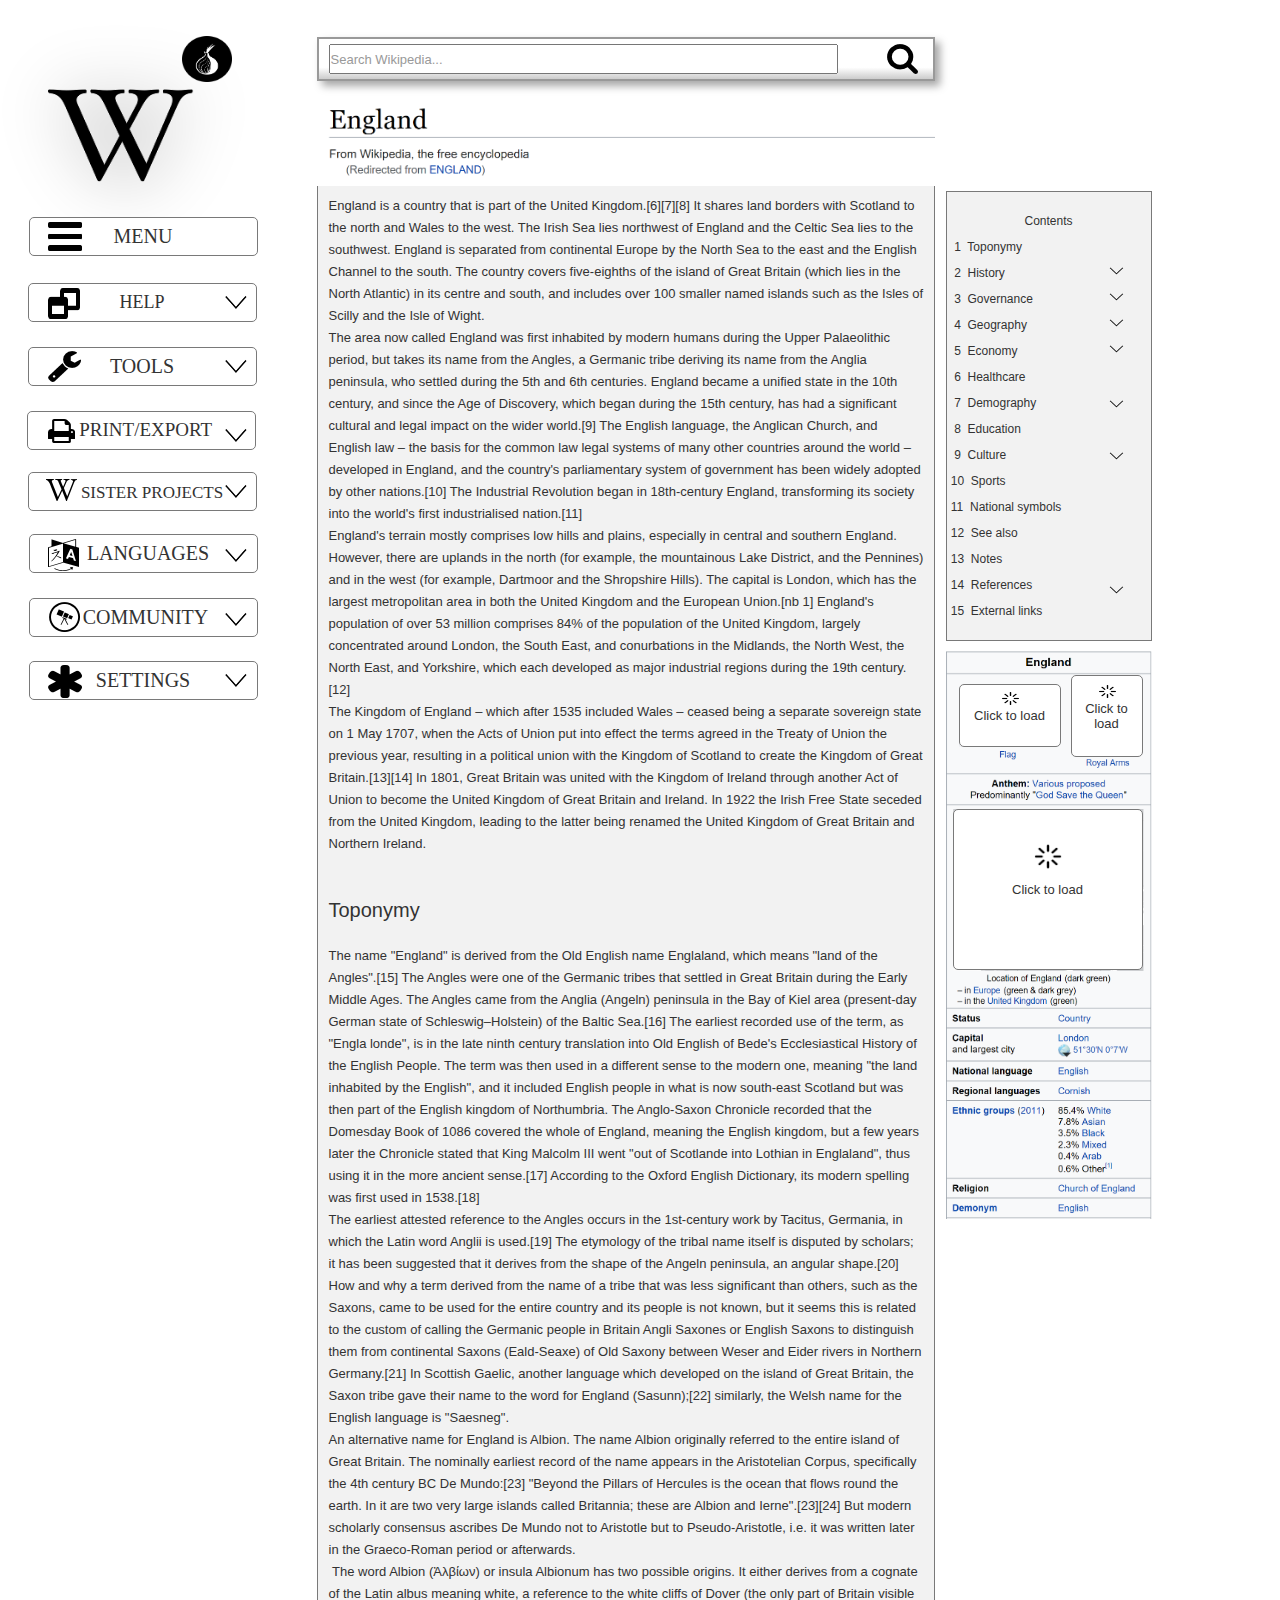
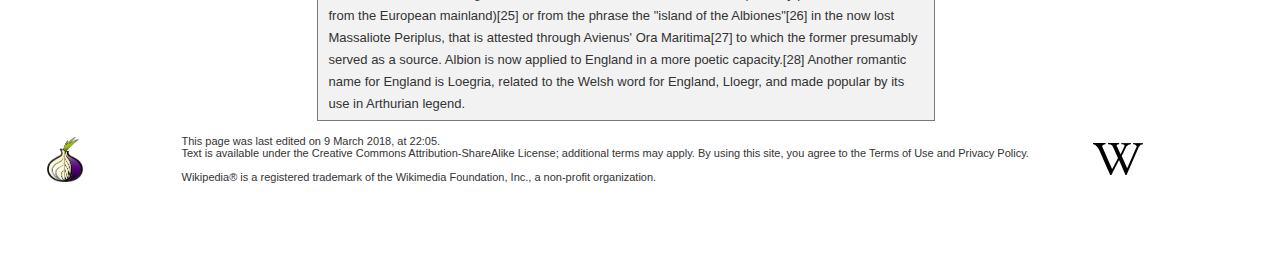
<file: wikitor/england_webpage.html>
﻿<!DOCTYPE html>
<html>
  <head>
    <title>England webpage</title>
    <meta http-equiv="X-UA-Compatible" content="IE=edge"/>
    <meta http-equiv="content-type" content="text/html; charset=utf-8"/>
    <meta name="viewport" content="width=device-width, initial-scale=1.0"/>
    <meta name="apple-mobile-web-app-capable" content="yes"/>
    <link href="resources/css/jquery-ui-themes.css" type="text/css" rel="stylesheet"/>
    <link href="resources/css/axure_rp_page.css" type="text/css" rel="stylesheet"/>
    <link href="data/styles.css" type="text/css" rel="stylesheet"/>
    <link href="files/england_webpage/styles.css" type="text/css" rel="stylesheet"/>
    <script src="resources/scripts/jquery-1.7.1.min.js"></script>
    <script src="resources/scripts/jquery-ui-1.8.10.custom.min.js"></script>
    <script src="resources/scripts/prototypePre.js"></script>
    <script src="data/document.js"></script>
    <script src="resources/scripts/prototypePost.js"></script>
    <script src="files/england_webpage/data.js"></script>
    <script type="text/javascript">
      $axure.utils.getTransparentGifPath = function() { return 'resources/images/transparent.gif'; };
      $axure.utils.getOtherPath = function() { return 'resources/Other.html'; };
      $axure.utils.getReloadPath = function() { return 'resources/reload.html'; };
    </script>
  </head>
  <body>
    <div id="base" class="">

      <!-- Unnamed (Image) -->
      <div id="u0" class="ax_default image">
        <img id="u0_img" class="img " src="images/england_webpage/regen/u0.png"/>
      </div>

      <!-- Unnamed (Rectangle) -->
      <div id="u1" class="ax_default flow_shape">
        <div id="u1_div" class=""></div>
      </div>

      <!-- Unnamed (Shape) -->
      <div id="u2" class="ax_default icon">
        <img id="u2_img" class="img " src="images/england_webpage/regen/u2.png"/>
      </div>

      <!-- Unnamed (Rectangle) -->
      <div id="u3" class="ax_default button">
        <div id="u3_div" class=""></div>
        <div id="u3_text" class="text ">
          <p><span>MENU</span></p>
        </div>
      </div>

      <!-- Unnamed (Shape) -->
      <div id="u4" class="ax_default icon">
        <img id="u4_img" class="img " src="images/england_webpage/regen/u4.png"/>
      </div>

      <!-- Unnamed (Rectangle) -->
      <div id="u5" class="ax_default button">
        <div id="u5_div" class=""></div>
        <div id="u5_text" class="text ">
          <p><span>HELP</span></p>
        </div>
      </div>

      <!-- Unnamed (Rectangle) -->
      <div id="u6" class="ax_default button">
        <div id="u6_div" class=""></div>
        <div id="u6_text" class="text ">
          <p><span>TOOLS</span></p>
        </div>
      </div>

      <!-- Unnamed (Rectangle) -->
      <div id="u7" class="ax_default button">
        <div id="u7_div" class=""></div>
        <div id="u7_text" class="text ">
          <p><span>&nbsp; PRINT/EXPORT</span></p>
        </div>
      </div>

      <!-- Unnamed (Rectangle) -->
      <div id="u8" class="ax_default button">
        <div id="u8_div" class=""></div>
        <div id="u8_text" class="text ">
          <p style="font-size:17px;"><span style="font-size:20px;">&nbsp;&nbsp; &nbsp; </span><span>SISTER PROJECTS</span><span style="font-size:20px;">&nbsp; </span></p>
        </div>
      </div>

      <!-- Unnamed (Rectangle) -->
      <div id="u9" class="ax_default button">
        <div id="u9_div" class=""></div>
        <div id="u9_text" class="text ">
          <p><span>&nbsp; LANGUAGES</span></p>
        </div>
      </div>

      <!-- Unnamed (Image) -->
      <div id="u10" class="ax_default image">
        <img id="u10_img" class="img " src="images/england_webpage/regen/u10.png"/>
      </div>

      <!-- Unnamed (Image) -->
      <div id="u11" class="ax_default image">
        <img id="u11_img" class="img " src="images/england_webpage/regen/u10.png"/>
      </div>

      <!-- Unnamed (Image) -->
      <div id="u12" class="ax_default image">
        <img id="u12_img" class="img " src="images/england_webpage/regen/u10.png"/>
      </div>

      <!-- Unnamed (Image) -->
      <div id="u13" class="ax_default image">
        <img id="u13_img" class="img " src="images/england_webpage/regen/u10.png"/>
      </div>

      <!-- Unnamed (Image) -->
      <div id="u14" class="ax_default image">
        <img id="u14_img" class="img " src="images/england_webpage/regen/u10.png"/>
      </div>

      <!-- Unnamed (Rectangle) -->
      <div id="u15" class="ax_default button">
        <div id="u15_div" class=""></div>
        <div id="u15_text" class="text ">
          <p><span>&nbsp;COMMUNITY</span></p>
        </div>
      </div>

      <!-- Unnamed (Image) -->
      <div id="u16" class="ax_default image">
        <img id="u16_img" class="img " src="images/england_webpage/regen/u10.png"/>
      </div>

      <!-- Unnamed (Rectangle) -->
      <div id="u17" class="ax_default button">
        <div id="u17_div" class=""></div>
        <div id="u17_text" class="text ">
          <p><span>SETTINGS</span></p>
        </div>
      </div>

      <!-- Unnamed (Shape) -->
      <div id="u18" class="ax_default icon">
        <img id="u18_img" class="img " src="images/england_webpage/regen/u18.png"/>
      </div>

      <!-- Unnamed (Shape) -->
      <div id="u19" class="ax_default icon">
        <img id="u19_img" class="img " src="images/england_webpage/regen/u19.png"/>
      </div>

      <!-- Unnamed (Image) -->
      <div id="u20" class="ax_default image">
        <img id="u20_img" class="img " src="images/england_webpage/regen/u10.png"/>
      </div>

      <!-- Unnamed (Shape) -->
      <div id="u21" class="ax_default icon">
        <img id="u21_img" class="img " src="images/england_webpage/regen/u21.png"/>
      </div>

      <!-- Unnamed (Shape) -->
      <div id="u22" class="ax_default icon">
        <img id="u22_img" class="img " src="images/england_webpage/regen/u22.png"/>
      </div>

      <!-- Unnamed (Shape) -->
      <div id="u23" class="ax_default icon">
        <img id="u23_img" class="img " src="images/england_webpage/regen/u23.png"/>
      </div>

      <!-- Unnamed (Shape) -->
      <div id="u24" class="ax_default icon">
        <img id="u24_img" class="img " src="images/england_webpage/regen/u24.png"/>
      </div>

      <!-- Unnamed (Shape) -->
      <div id="u25" class="ax_default icon">
        <img id="u25_img" class="img " src="images/england_webpage/regen/u25.png"/>
      </div>

      <!-- Unnamed (Image) -->
      <div id="u26" class="ax_default image">
        <img id="u26_img" class="img " src="images/england_webpage/regen/u26.png"/>
      </div>

      <!-- Unnamed (Image) -->
      <div id="u27" class="ax_default image">
        <img id="u27_img" class="img " src="images/england_webpage/regen/u27.png"/>
      </div>

      <!-- Unnamed (Image) -->
      <div id="u28" class="ax_default image">
        <img id="u28_img" class="img " src="images/england_webpage/regen/u28.png"/>
      </div>

      <!-- Unnamed (Image) -->
      <div id="u29" class="ax_default image">
        <img id="u29_img" class="img " src="images/england_webpage/regen/u29.png"/>
      </div>

      <!-- Unnamed (Image) -->
      <div id="u30" class="ax_default image">
        <img id="u30_img" class="img " src="images/england_webpage/regen/u30.png"/>
      </div>

      <!-- Unnamed (Shape) -->
      <div id="u31" class="ax_default icon">
        <img id="u31_img" class="img " src="images/england_webpage/regen/u31.png"/>
      </div>

      <!-- Unnamed (Image) -->
      <div id="u32" class="ax_default image">
        <img id="u32_img" class="img " src="images/england_webpage/regen/u32.png"/>
      </div>

      <!-- Unnamed (Image) -->
      <div id="u33" class="ax_default image">
        <img id="u33_img" class="img " src="images/england_webpage/regen/u33.png"/>
      </div>

      <!-- Unnamed (Rectangle) -->
      <div id="u34" class="ax_default box_2">
        <div id="u34_div" class=""></div>
      </div>

      <!-- Unnamed (Rectangle) -->
      <div id="u35" class="ax_default paragraph">
        <div id="u35_div" class=""></div>
        <div id="u35_text" class="text ">
          <p style="font-size:13px;"><span>England is a country that is part of the United Kingdom.[6][7][8] It shares land borders with Scotland to the north and Wales to the west. The Irish Sea lies northwest of England and the Celtic Sea lies to the southwest. England is separated from continental Europe by the North Sea to the east and the English Channel to the south. The country covers five-eighths of the island of Great Britain (which lies in the North Atlantic) in its centre and south, and includes over 100 smaller named islands such as the Isles of Scilly and the Isle of Wight.</span></p><p style="font-size:13px;"><span>The area now called England was first inhabited by modern humans during the Upper Palaeolithic period, but takes its name from the Angles, a Germanic tribe deriving its name from the Anglia peninsula, who settled during the 5th and 6th centuries. England became a unified state in the 10th century, and since the Age of Discovery, which began during the 15th century, has had a significant cultural and legal impact on the wider world.[9] The English language, the Anglican Church, and English law – the basis for the common law legal systems of many other countries around the world – developed in England, and the country's parliamentary system of government has been widely adopted by other nations.[10] The Industrial Revolution began in 18th-century England, transforming its society into the world's first industrialised nation.[11]</span></p><p style="font-size:13px;"><span>England's terrain mostly comprises low hills and plains, especially in central and southern England. However, there are uplands in the north (for example, the mountainous Lake District, and the Pennines) and in the west (for example, Dartmoor and the Shropshire Hills). The capital is London, which has the largest metropolitan area in both the United Kingdom and the European Union.[nb 1] England's population of over 53 million comprises 84% of the population of the United Kingdom, largely concentrated around London, the South East, and conurbations in the Midlands, the North West, the North East, and Yorkshire, which each developed as major industrial regions during the 19th century.[12]</span></p><p style="font-size:13px;"><span>The Kingdom of England – which after 1535 included Wales – ceased being a separate sovereign state on 1 May 1707, when the Acts of Union put into effect the terms agreed in the Treaty of Union the previous year, resulting in a political union with the Kingdom of Scotland to create the Kingdom of Great Britain.[13][14] In 1801, Great Britain was united with the Kingdom of Ireland through another Act of Union to become the United Kingdom of Great Britain and Ireland. In 1922 the Irish Free State seceded from the United Kingdom, leading to the latter being renamed the United Kingdom of Great Britain and Northern Ireland.</span></p><p style="font-size:13px;"><span><br></span></p><p style="font-size:13px;"><span><br></span></p><p style="font-size:20px;"><span>Toponymy</span><span style="font-size:14px;"> </span></p><p style="font-size:13px;"><span><br></span></p><p style="font-size:13px;"><span>The name &quot;England&quot; is derived from the Old English name Englaland, which means &quot;land of the Angles&quot;.[15] The Angles were one of the Germanic tribes that settled in Great Britain during the Early Middle Ages. The Angles came from the Anglia (Angeln) peninsula in the Bay of Kiel area (present-day German state of Schleswig–Holstein) of the Baltic Sea.[16] The earliest recorded use of the term, as &quot;Engla londe&quot;, is in the late ninth century translation into Old English of Bede's Ecclesiastical History of the English People. The term was then used in a different sense to the modern one, meaning &quot;the land inhabited by the English&quot;, and it included English people in what is now south-east Scotland but was then part of the English kingdom of Northumbria. The Anglo-Saxon Chronicle recorded that the Domesday Book of 1086 covered the whole of England, meaning the English kingdom, but a few years later the Chronicle stated that King Malcolm III went &quot;out of Scotlande into Lothian in Englaland&quot;, thus using it in the more ancient sense.[17] According to the Oxford English Dictionary, its modern spelling was first used in 1538.[18]</span></p><p style="font-size:13px;"><span>The earliest attested reference to the Angles occurs in the 1st-century work by Tacitus, Germania, in which the Latin word Anglii is used.[19] The etymology of the tribal name itself is disputed by scholars; it has been suggested that it derives from the shape of the Angeln peninsula, an angular shape.[20] How and why a term derived from the name of a tribe that was less significant than others, such as the Saxons, came to be used for the entire country and its people is not known, but it seems this is related to the custom of calling the Germanic people in Britain Angli Saxones or English Saxons to distinguish them from continental Saxons (Eald-Seaxe) of Old Saxony between Weser and Eider rivers in Northern Germany.[21] In Scottish Gaelic, another language which developed on the island of Great Britain, the Saxon tribe gave their name to the word for England (Sasunn);[22] similarly, the Welsh name for the English language is &quot;Saesneg&quot;.</span></p><p style="font-size:13px;"><span>An alternative name for England is Albion. The name Albion originally referred to the entire island of Great Britain. The nominally earliest record of the name appears in the Aristotelian Corpus, specifically the 4th century BC De Mundo:[23] &quot;Beyond the Pillars of Hercules is the ocean that flows round the earth. In it are two very large islands called Britannia; these are Albion and Ierne&quot;.[23][24] But modern scholarly consensus ascribes De Mundo not to Aristotle but to Pseudo-Aristotle, i.e. it was written later in the Graeco-Roman period or afterwards.</span></p><p style="font-size:13px;"><span>&nbsp;The word Albion (Ἀλβίων) or insula Albionum has two possible origins. It either derives from a cognate of the Latin albus meaning white, a reference to the white cliffs of Dover (the only part of Britain visible from the European mainland)[25] or from the phrase the &quot;island of the Albiones&quot;[26] in the now lost Massaliote Periplus, that is attested through Avienus' Ora Maritima[27] to which the former presumably served as a source. Albion is now applied to England in a more poetic capacity.[28] Another romantic name for England is Loegria, related to the Welsh word for England, Lloegr, and made popular by its use in Arthurian legend.</span></p>
        </div>
      </div>

      <!-- Unnamed (Image) -->
      <div id="u36" class="ax_default image">
        <img id="u36_img" class="img " src="images/england_webpage/regen/u36.png"/>
      </div>

      <!-- Unnamed (Image) -->
      <div id="u37" class="ax_default image">
        <img id="u37_img" class="img " src="images/england_webpage/regen/u37.png"/>
      </div>

      <!-- Unnamed (Rectangle) -->
      <div id="u38" class="ax_default label">
        <div id="u38_div" class=""></div>
      </div>

      <!-- Unnamed (Rectangle) -->
      <div id="u39" class="ax_default box_2">
        <div id="u39_div" class=""></div>
        <div id="u39_text" class="text ">
          <p style="text-align:center;"><span>Contents </span></p><p style="text-align:left;"><span><br></span></p><p style="text-align:left;"><span>&nbsp; 1&nbsp; Toponymy</span></p><p style="text-align:left;"><span><br></span></p><p style="text-align:left;"><span>&nbsp; 2&nbsp; History</span></p><p style="text-align:left;"><span><br></span></p><p style="text-align:left;"><span>&nbsp; 3&nbsp; Governance</span></p><p style="text-align:left;"><span><br></span></p><p style="text-align:left;"><span>&nbsp; 4&nbsp; Geography</span></p><p style="text-align:left;"><span><br></span></p><p style="text-align:left;"><span>&nbsp; 5&nbsp; Economy</span></p><p style="text-align:left;"><span>&nbsp;</span></p><p style="text-align:left;"><span>&nbsp; 6&nbsp; Healthcare</span></p><p style="text-align:left;"><span><br></span></p><p style="text-align:left;"><span>&nbsp; 7&nbsp; Demography</span></p><p style="text-align:left;"><span><br></span></p><p style="text-align:left;"><span>&nbsp; 8&nbsp; Education</span></p><p style="text-align:left;"><span><br></span></p><p style="text-align:left;"><span>&nbsp; 9&nbsp; Culture</span></p><p style="text-align:left;"><span><br></span></p><p style="text-align:left;"><span>&nbsp;10&nbsp; Sports</span></p><p style="text-align:left;"><span><br></span></p><p style="text-align:left;"><span>&nbsp;11&nbsp; National symbols</span></p><p style="text-align:left;"><span><br></span></p><p style="text-align:left;"><span>&nbsp;12&nbsp; See also</span></p><p style="text-align:left;"><span><br></span></p><p style="text-align:left;"><span>&nbsp;13&nbsp; Notes</span></p><p style="text-align:left;"><span><br></span></p><p style="text-align:left;"><span>&nbsp;14&nbsp; References</span></p><p style="text-align:left;"><span><br></span></p><p style="text-align:left;"><span>&nbsp;15&nbsp; External links</span></p>
        </div>
      </div>

      <!-- Unnamed (Image) -->
      <div id="u40" class="ax_default image">
        <img id="u40_img" class="img " src="images/england_webpage/regen/u10.png"/>
      </div>

      <!-- Unnamed (Image) -->
      <div id="u41" class="ax_default image">
        <img id="u41_img" class="img " src="images/england_webpage/regen/u10.png"/>
      </div>

      <!-- Unnamed (Image) -->
      <div id="u42" class="ax_default image">
        <img id="u42_img" class="img " src="images/england_webpage/regen/u10.png"/>
      </div>

      <!-- Unnamed (Image) -->
      <div id="u43" class="ax_default image">
        <img id="u43_img" class="img " src="images/england_webpage/regen/u10.png"/>
      </div>

      <!-- Unnamed (Image) -->
      <div id="u44" class="ax_default image">
        <img id="u44_img" class="img " src="images/england_webpage/regen/u10.png"/>
      </div>

      <!-- Unnamed (Image) -->
      <div id="u45" class="ax_default image">
        <img id="u45_img" class="img " src="images/england_webpage/regen/u10.png"/>
      </div>

      <!-- Unnamed (Image) -->
      <div id="u46" class="ax_default image">
        <img id="u46_img" class="img " src="images/england_webpage/regen/u10.png"/>
      </div>

      <!-- Unnamed (Rectangle) -->
      <div id="u47" class="ax_default button">
        <div id="u47_div" class=""></div>
        <div id="u47_text" class="text ">
          <p><span>Click to load</span></p>
        </div>
      </div>

      <!-- Unnamed (Rectangle) -->
      <div id="u48" class="ax_default button">
        <div id="u48_div" class=""></div>
        <div id="u48_text" class="text ">
          <p><span>Click to load</span></p>
        </div>
      </div>

      <!-- Unnamed (Rectangle) -->
      <div id="u49" class="ax_default button">
        <div id="u49_div" class=""></div>
        <div id="u49_text" class="text ">
          <p><span>Click to load</span></p>
        </div>
      </div>

      <!-- Unnamed (Image) -->
      <div id="u50" class="ax_default image">
        <img id="u50_img" class="img " src="images/england_webpage/regen/u50.png"/>
      </div>

      <!-- Unnamed (Image) -->
      <div id="u51" class="ax_default image">
        <img id="u51_img" class="img " src="images/england_webpage/regen/u50.png"/>
      </div>

      <!-- Unnamed (Image) -->
      <div id="u52" class="ax_default image">
        <img id="u52_img" class="img " src="images/england_webpage/regen/u50.png"/>
      </div>

      <!-- Unnamed (Connector) -->
      <div id="u53" class="ax_default connector">
        <img id="u53_seg0" class="img " src="images/england_webpage/regen/u53_seg0.png" alt="u53_seg0"/>
        <img id="u53_seg1" class="img " src="images/england_webpage/regen/u53_seg1.png" alt="u53_seg1"/>
        <div id="u53_text" class="text " style="display:none; visibility: hidden">
          <p></p>
        </div>
      </div>

      <!-- Unnamed (Rectangle) -->
      <div id="u54" class="ax_default label">
        <div id="u54_div" class=""></div>
        <div id="u54_text" class="text ">
          <p><span>This page was last edited on 9 March 2018, at 22:05.</span></p><p><span>Text is available under the Creative Commons Attribution-ShareAlike License; additional terms may apply. By using this site, you agree to the Terms of Use and Privacy Policy. </span></p><p><span><br></span></p><p><span>Wikipedia® is a registered trademark of the Wikimedia Foundation, Inc., a non-profit organization.</span></p>
        </div>
      </div>

      <!-- Unnamed (Connector) -->
      <div id="u55" class="ax_default connector">
        <img id="u55_seg0" class="img " src="images/england_webpage/regen/u55_seg0.png" alt="u55_seg0"/>
        <div id="u55_text" class="text " style="display:none; visibility: hidden">
          <p></p>
        </div>
      </div>

      <!-- Unnamed (Text Field) -->
      <div id="u56" class="ax_default text_field">
        <input id="u56_input" type="text" value=""/>
      </div>
    </div>
  </body>
</html>
</file>
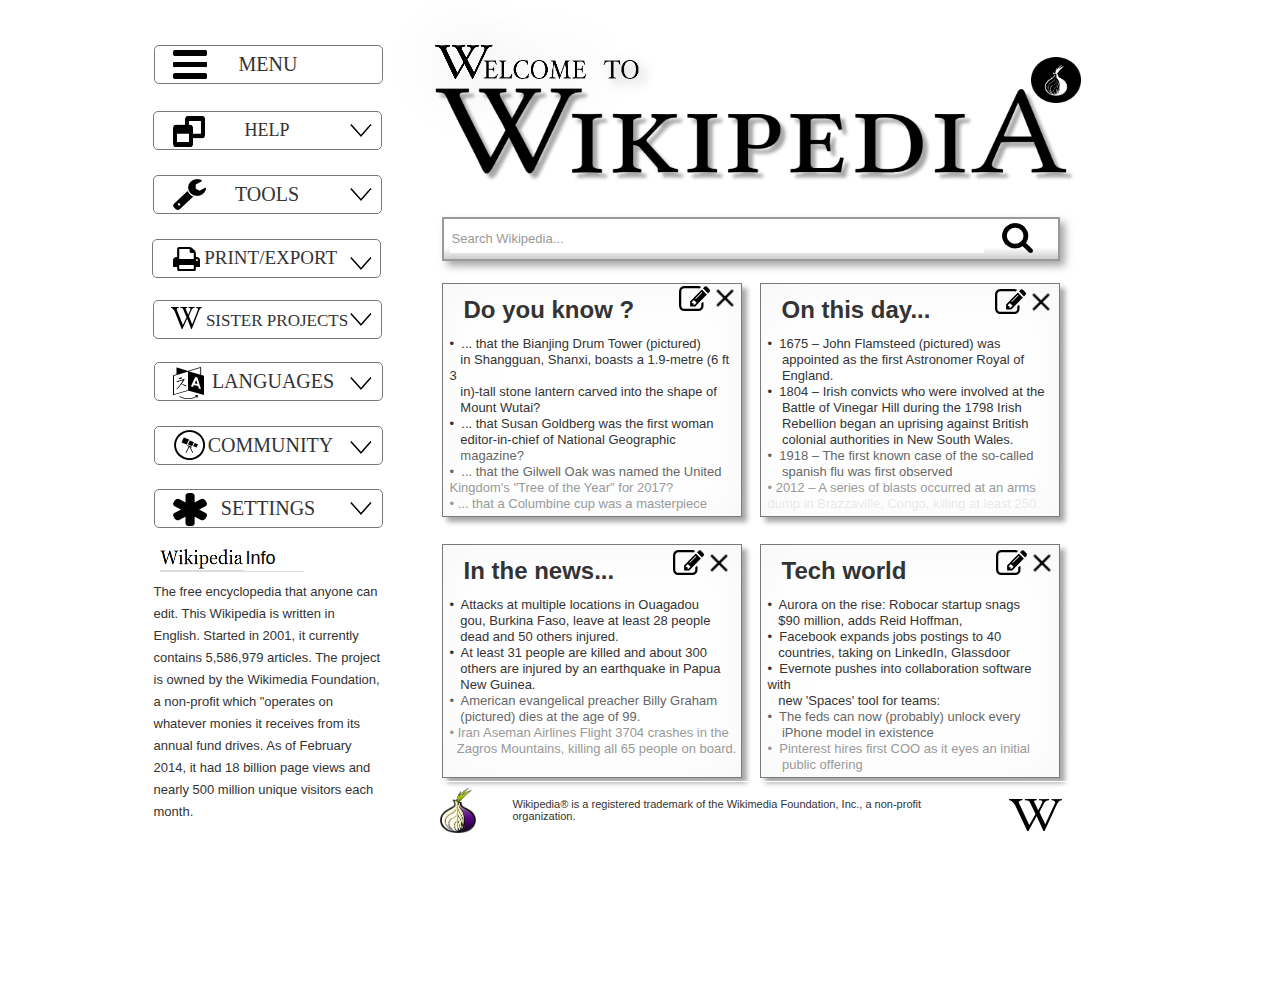
<file: wikitor/main page.html>
﻿<!DOCTYPE html>
<html>
  <head>
    <title>Wikipedia homepage</title>
    <meta http-equiv="X-UA-Compatible" content="IE=edge"/>
    <meta http-equiv="content-type" content="text/html; charset=utf-8"/>
    <meta name="viewport" content="width=device-width, initial-scale=1.0"/>
    <meta name="apple-mobile-web-app-capable" content="yes"/>
    <link href="resources/css/jquery-ui-themes.css" type="text/css" rel="stylesheet"/>
    <link href="resources/css/axure_rp_page.css" type="text/css" rel="stylesheet"/>
    <link href="data/styles.css" type="text/css" rel="stylesheet"/>
    <link href="files/wikipedia_homepage/styles.css" type="text/css" rel="stylesheet"/>
    <script src="resources/scripts/jquery-1.7.1.min.js"></script>
    <script src="resources/scripts/jquery-ui-1.8.10.custom.min.js"></script>
    <script src="resources/scripts/prototypePre.js"></script>
    <script src="data/document.js"></script>
    <script src="resources/scripts/prototypePost.js"></script>
    <script src="files/wikipedia_homepage/data.js"></script>
    <script type="text/javascript">
      $axure.utils.getTransparentGifPath = function() { return 'resources/images/transparent.gif'; };
      $axure.utils.getOtherPath = function() { return 'resources/Other.html'; };
      $axure.utils.getReloadPath = function() { return 'resources/reload.html'; };
    </script>
  </head>
  <body>
    <div id="base" class="">

      <!-- Unnamed (Image) -->
      <div id="u0" class="ax_default image">
        <img id="u0_img" class="img " src="images/wikipedia_homepage/u0.png"/>
      </div>

      <!-- Unnamed (Image) -->
      <div id="u1" class="ax_default image">
        <img id="u1_img" class="img " src="images/wikipedia_homepage/u1.png"/>
      </div>

      <!-- Unnamed (Image) -->
      <div id="u2" class="ax_default image">
        <img id="u2_img" class="img " src="images/wikipedia_homepage/u2.png"/>
      </div>

      <!-- Unnamed (Image) -->
      <div id="u3" class="ax_default image">
        <img id="u3_img" class="img " src="images/wikipedia_homepage/u3.png"/>
      </div>

      <!-- Unnamed (Rectangle) -->
      <div id="u4" class="ax_default flow_shape">
        <div id="u4_div" class=""></div>
      </div>

      <!-- Search icon ya (Shape) -->
      <div id="u5" class="ax_default icon" data-label="Search icon ya">
        <img id="u5_img" class="img " src="images/wikipedia_homepage/search_icon_ya_u5.png"/>
      </div>

      <!-- Unnamed (Rectangle) -->
      <div id="u6" class="ax_default box_1">
        <div id="u6_div" class=""></div>
      </div>

      <!-- Unnamed (Rectangle) -->
      <div id="u7" class="ax_default paragraph selected">
        <div id="u7_div" class="selected"></div>
        <div id="u7_text" class="text ">
          <p><span>&#149;&nbsp; ... that the Bianjing Drum Tower (pictured) </span></p><p><span>&nbsp;&nbsp; in Shangguan, Shanxi, boasts a 1.9-metre (6 ft 3&nbsp; &nbsp;&nbsp; </span></p><p><span>&nbsp;&nbsp; in)-tall stone lantern carved into the shape of </span></p><p><span>&nbsp;&nbsp; Mount Wutai?</span></p><p><span>&#149;&nbsp; ... that Susan Goldberg was the first woman </span></p><p><span>&nbsp;&nbsp; editor-in-chief of National Geographic </span></p><p><span>&nbsp;&nbsp; </span><span style="color:#666666;">magazine?</span></p><p><span style="color:#666666;">&#149;&nbsp; ... that the Gilwell Oak was named the United</span><span> </span><span style="color:#999999;">Kingdom's &quot;Tree of the Year&quot; for 2017?</span></p><p><span style="color:#999999;">&#149; ... that a Columbine cup was a masterpiece </span></p><p><span><br></span></p><p><span><br></span></p>
        </div>
      </div>

      <!-- Unnamed (Rectangle) -->
      <div id="u8" class="ax_default heading_1">
        <div id="u8_div" class=""></div>
        <div id="u8_text" class="text ">
          <p><span>Do you know ?</span></p>
        </div>
      </div>

      <!-- Unnamed (Rectangle) -->
      <div id="u9" class="ax_default box_1">
        <div id="u9_div" class=""></div>
      </div>

      <!-- Unnamed (Rectangle) -->
      <div id="u10" class="ax_default paragraph selected">
        <div id="u10_div" class="selected"></div>
        <div id="u10_text" class="text ">
          <p><span>&#149;&nbsp; 1675 – John Flamsteed (pictured) was </span></p><p><span>&nbsp;&nbsp;&nbsp; appointed as the first Astronomer Royal of </span></p><p><span>&nbsp;&nbsp;&nbsp; England.</span></p><p><span>&#149;&nbsp; 1804 – Irish convicts who were involved at the</span></p><p><span>&nbsp;&nbsp;&nbsp; Battle of Vinegar Hill during the 1798 Irish </span></p><p><span>&nbsp;&nbsp;&nbsp; Rebellion began an uprising against British </span></p><p><span>&nbsp;&nbsp;&nbsp; colonial authorities in New South Wales.</span></p><p><span style="color:#666666;">&#149;&nbsp; 1918 – The first known case of the so-called </span></p><p><span style="color:#666666;">&nbsp;&nbsp;&nbsp; spanish flu was first observed</span></p><p><span style="color:#999999;">&#149; 2012 – A series of blasts occurred at an arms </span><span style="color:rgba(204, 204, 204, 0.407843137254902);">dump in Brazzaville, Congo, killing at least 250.</span></p><p><span><br></span></p><p><span><br></span></p>
        </div>
      </div>

      <!-- Unnamed (Rectangle) -->
      <div id="u11" class="ax_default heading_1">
        <div id="u11_div" class=""></div>
        <div id="u11_text" class="text ">
          <p><span>On this day...</span></p>
        </div>
      </div>

      <!-- Unnamed (Rectangle) -->
      <div id="u12" class="ax_default box_1">
        <div id="u12_div" class=""></div>
      </div>

      <!-- Unnamed (Image) -->
      <div id="u13" class="ax_default image">
        <img id="u13_img" class="img " src="images/wikipedia_homepage/u13.png"/>
      </div>

      <!-- Unnamed (Shape) -->
      <div id="u14" class="ax_default icon">
        <img id="u14_img" class="img " src="images/wikipedia_homepage/u14.png"/>
      </div>

      <!-- Unnamed (Rectangle) -->
      <div id="u15" class="ax_default paragraph selected">
        <div id="u15_div" class="selected"></div>
        <div id="u15_text" class="text ">
          <p><span>&#149;&nbsp; Attacks at multiple locations in Ouagadou</span></p><p><span>&nbsp;&nbsp; gou, Burkina Faso, leave at least 28 people</span></p><p><span>&nbsp;&nbsp; dead and 50 others injured.</span></p><p><span>&#149;&nbsp; At least 31 people are killed and about 300</span></p><p><span>&nbsp;&nbsp; others are injured by an earthquake in Papua </span></p><p><span>&nbsp;&nbsp; New Guinea.</span></p><p><span style="color:#666666;">&#149;&nbsp; American evangelical preacher Billy Graham </span></p><p><span style="color:#666666;">&nbsp;&nbsp; (pictured) dies at the age of 99.</span></p><p><span style="color:#999999;">&#149; Iran Aseman Airlines Flight 3704 crashes in the </span></p><p><span style="color:#999999;">&nbsp; Zagros Mountains, killing all 65 people on board.</span></p><p><span><br></span></p>
        </div>
      </div>

      <!-- Unnamed (Rectangle) -->
      <div id="u16" class="ax_default heading_1">
        <div id="u16_div" class=""></div>
        <div id="u16_text" class="text ">
          <p><span>In the news...</span></p>
        </div>
      </div>

      <!-- Unnamed (Rectangle) -->
      <div id="u17" class="ax_default box_1">
        <div id="u17_div" class=""></div>
      </div>

      <!-- Unnamed (Rectangle) -->
      <div id="u18" class="ax_default paragraph selected">
        <div id="u18_div" class="selected"></div>
        <div id="u18_text" class="text ">
          <p><span>&#149;&nbsp; Aurora on the rise: Robocar startup snags</span></p><p><span>&nbsp;&nbsp; $90 million, adds Reid Hoffman,</span></p><p><span>&#149;&nbsp; Facebook expands jobs postings to 40 </span></p><p><span>&nbsp;&nbsp; countries, taking on LinkedIn, Glassdoor</span></p><p><span>&#149;&nbsp; Evernote pushes into collaboration software with</span></p><p><span>&nbsp;&nbsp; new 'Spaces' tool for teams:</span></p><p><span style="color:#666666;">&#149;&nbsp; The feds can now (probably) unlock every</span></p><p><span style="color:#666666;">&nbsp;&nbsp;&nbsp; iPhone model in existence</span></p><p><span style="color:#999999;">&#149;&nbsp; Pinterest hires first COO as it eyes an initial</span></p><p><span style="color:#999999;">&nbsp;&nbsp;&nbsp; public offering</span></p><p><span><br></span></p>
        </div>
      </div>

      <!-- Unnamed (Rectangle) -->
      <div id="u19" class="ax_default heading_1">
        <div id="u19_div" class=""></div>
        <div id="u19_text" class="text ">
          <p><span>Tech world </span></p>
        </div>
      </div>

      <!-- Unnamed (Rectangle) -->
      <div id="u20" class="ax_default button">
        <div id="u20_div" class=""></div>
        <div id="u20_text" class="text ">
          <p><span>MENU</span></p>
        </div>
      </div>

      <!-- Unnamed (Shape) -->
      <div id="u21" class="ax_default icon">
        <img id="u21_img" class="img " src="images/wikipedia_homepage/u21.png"/>
      </div>

      <!-- Unnamed (Rectangle) -->
      <div id="u22" class="ax_default button">
        <div id="u22_div" class=""></div>
        <div id="u22_text" class="text ">
          <p><span>HELP</span></p>
        </div>
      </div>

      <!-- Unnamed (Rectangle) -->
      <div id="u23" class="ax_default button">
        <div id="u23_div" class=""></div>
        <div id="u23_text" class="text ">
          <p><span>TOOLS</span></p>
        </div>
      </div>

      <!-- Unnamed (Rectangle) -->
      <div id="u24" class="ax_default button">
        <div id="u24_div" class=""></div>
        <div id="u24_text" class="text ">
          <p><span>&nbsp; PRINT/EXPORT</span></p>
        </div>
      </div>

      <!-- Unnamed (Rectangle) -->
      <div id="u25" class="ax_default button">
        <div id="u25_div" class=""></div>
        <div id="u25_text" class="text ">
          <p style="font-size:17px;"><span style="font-size:20px;">&nbsp;&nbsp; &nbsp; </span><span>SISTER PROJECTS</span><span style="font-size:20px;">&nbsp; </span></p>
        </div>
      </div>

      <!-- Unnamed (Rectangle) -->
      <div id="u26" class="ax_default button">
        <div id="u26_div" class=""></div>
        <div id="u26_text" class="text ">
          <p><span>&nbsp; LANGUAGES</span></p>
        </div>
      </div>

      <!-- Unnamed (Image) -->
      <div id="u27" class="ax_default image">
        <img id="u27_img" class="img " src="images/wikipedia_homepage/u27.png"/>
      </div>

      <!-- Unnamed (Image) -->
      <div id="u28" class="ax_default image">
        <img id="u28_img" class="img " src="images/wikipedia_homepage/u27.png"/>
      </div>

      <!-- Unnamed (Image) -->
      <div id="u29" class="ax_default image">
        <img id="u29_img" class="img " src="images/wikipedia_homepage/u27.png"/>
      </div>

      <!-- Unnamed (Image) -->
      <div id="u30" class="ax_default image">
        <img id="u30_img" class="img " src="images/wikipedia_homepage/u27.png"/>
      </div>

      <!-- Unnamed (Image) -->
      <div id="u31" class="ax_default image">
        <img id="u31_img" class="img " src="images/wikipedia_homepage/u27.png"/>
      </div>

      <!-- Unnamed (Rectangle) -->
      <div id="u32" class="ax_default button">
        <div id="u32_div" class=""></div>
        <div id="u32_text" class="text ">
          <p><span>&nbsp;COMMUNITY</span></p>
        </div>
      </div>

      <!-- Unnamed (Image) -->
      <div id="u33" class="ax_default image">
        <img id="u33_img" class="img " src="images/wikipedia_homepage/u27.png"/>
      </div>

      <!-- Unnamed (Rectangle) -->
      <div id="u34" class="ax_default button">
        <div id="u34_div" class=""></div>
        <div id="u34_text" class="text ">
          <p><span>SETTINGS</span></p>
        </div>
      </div>

      <!-- Unnamed (Shape) -->
      <div id="u35" class="ax_default icon">
        <img id="u35_img" class="img " src="images/wikipedia_homepage/u35.png"/>
      </div>

      <!-- Unnamed (Shape) -->
      <div id="u36" class="ax_default icon">
        <img id="u36_img" class="img " src="images/wikipedia_homepage/u36.png"/>
      </div>

      <!-- Unnamed (Image) -->
      <div id="u37" class="ax_default image">
        <img id="u37_img" class="img " src="images/wikipedia_homepage/u27.png"/>
      </div>

      <!-- Unnamed (Shape) -->
      <div id="u38" class="ax_default icon">
        <img id="u38_img" class="img " src="images/wikipedia_homepage/u38.png"/>
      </div>

      <!-- Unnamed (Shape) -->
      <div id="u39" class="ax_default icon">
        <img id="u39_img" class="img " src="images/wikipedia_homepage/u39.png"/>
      </div>

      <!-- Unnamed (Shape) -->
      <div id="u40" class="ax_default icon">
        <img id="u40_img" class="img " src="images/wikipedia_homepage/u40.png"/>
      </div>

      <!-- Unnamed (Shape) -->
      <div id="u41" class="ax_default icon">
        <img id="u41_img" class="img " src="images/wikipedia_homepage/u41.png"/>
      </div>

      <!-- Unnamed (Shape) -->
      <div id="u42" class="ax_default icon">
        <img id="u42_img" class="img " src="images/wikipedia_homepage/u42.png"/>
      </div>

      <!-- Unnamed (Image) -->
      <div id="u43" class="ax_default image">
        <img id="u43_img" class="img " src="images/wikipedia_homepage/u43.png"/>
      </div>

      <!-- Unnamed (Image) -->
      <div id="u44" class="ax_default image">
        <img id="u44_img" class="img " src="images/wikipedia_homepage/u44.png"/>
      </div>

      <!-- Unnamed (Image) -->
      <div id="u45" class="ax_default image">
        <img id="u45_img" class="img " src="images/wikipedia_homepage/u45.png"/>
      </div>

      <!-- Unnamed (Image) -->
      <div id="u46" class="ax_default image">
        <img id="u46_img" class="img " src="images/wikipedia_homepage/u46.png"/>
      </div>

      <!-- Unnamed (Image) -->
      <div id="u47" class="ax_default image">
        <img id="u47_img" class="img " src="images/wikipedia_homepage/u47.png"/>
      </div>

      <!-- Unnamed (Image) -->
      <div id="u48" class="ax_default image">
        <img id="u48_img" class="img " src="images/wikipedia_homepage/u48.png"/>
      </div>

      <!-- Unnamed (Rectangle) -->
      <div id="u49" class="ax_default box_1">
        <div id="u49_div" class=""></div>
        <div id="u49_text" class="text ">
          <p><span>Info</span></p>
        </div>
      </div>

      <!-- Unnamed (Shape) -->
      <div id="u50" class="ax_default icon">
        <img id="u50_img" class="img " src="images/wikipedia_homepage/u50.png"/>
      </div>

      <!-- Unnamed (Image) -->
      <div id="u51" class="ax_default image">
        <img id="u51_img" class="img " src="images/wikipedia_homepage/u51.png"/>
      </div>

      <!-- Unnamed (Image) -->
      <div id="u52" class="ax_default image">
        <img id="u52_img" class="img " src="images/wikipedia_homepage/u52.png"/>
      </div>

      <!-- Unnamed (Rectangle) -->
      <div id="u53" class="ax_default paragraph">
        <div id="u53_div" class=""></div>
        <div id="u53_text" class="text ">
          <p><span>The free encyclopedia that anyone can edit. This Wikipedia is written in English. Started in 2001, it currently contains 5,586,979 articles. The project is owned by the Wikimedia Foundation, a non-profit which &quot;operates on whatever monies it receives from its annual fund drives. As of February 2014, it had 18 billion page views and nearly 500 million unique visitors each month.</span></p>
        </div>
      </div>

      <!-- Unnamed (Image) -->
      <div id="u54" class="ax_default image">
        <img id="u54_img" class="img " src="images/wikipedia_homepage/u13.png"/>
      </div>

      <!-- Unnamed (Shape) -->
      <div id="u55" class="ax_default icon">
        <img id="u55_img" class="img " src="images/wikipedia_homepage/u14.png"/>
      </div>

      <!-- Unnamed (Image) -->
      <div id="u56" class="ax_default image">
        <img id="u56_img" class="img " src="images/wikipedia_homepage/u13.png"/>
      </div>

      <!-- Unnamed (Shape) -->
      <div id="u57" class="ax_default icon">
        <img id="u57_img" class="img " src="images/wikipedia_homepage/u14.png"/>
      </div>

      <!-- Unnamed (Image) -->
      <div id="u58" class="ax_default image">
        <img id="u58_img" class="img " src="images/wikipedia_homepage/u13.png"/>
      </div>

      <!-- Unnamed (Rectangle) -->
      <div id="u59" class="ax_default flow_shape ax_default_hidden" style="display:none; visibility: hidden">
        <div id="u59_div" class=""></div>
        <div id="u59_text" class="text ">
          <p><span>England webpage</span></p>
        </div>
      </div>

      <!-- Unnamed (Rectangle) [reference page] -->
      <div id="u59_ref" class="reference_page" style="display: none; visibility: hidden;"></div>

      <!-- Unnamed (Shape) -->
      <div id="u60" class="ax_default icon">
        <img id="u60_img" class="img " src="images/wikipedia_homepage/u14.png"/>
      </div>

      <!-- Unnamed (Rectangle) -->
      <div id="u61" class="ax_default paragraph">
        <div id="u61_div" class=""></div>
      </div>

      <!-- Unnamed (Text Field) -->
      <div id="u62" class="ax_default text_field">
        <input id="u62_input" type="search" value=""/>
      </div>

      <!-- Unnamed (Rectangle) -->
      <div id="u63" class="ax_default paragraph">
        <div id="u63_div" class=""></div>
        <div id="u63_text" class="text ">
          <p><span>&nbsp;</span></p><p><span>Wikipedia® is a registered trademark of the Wikimedia Foundation, Inc., a non-profit organization.</span></p>
        </div>
      </div>
    </div>
  </body>
</html>
</file>
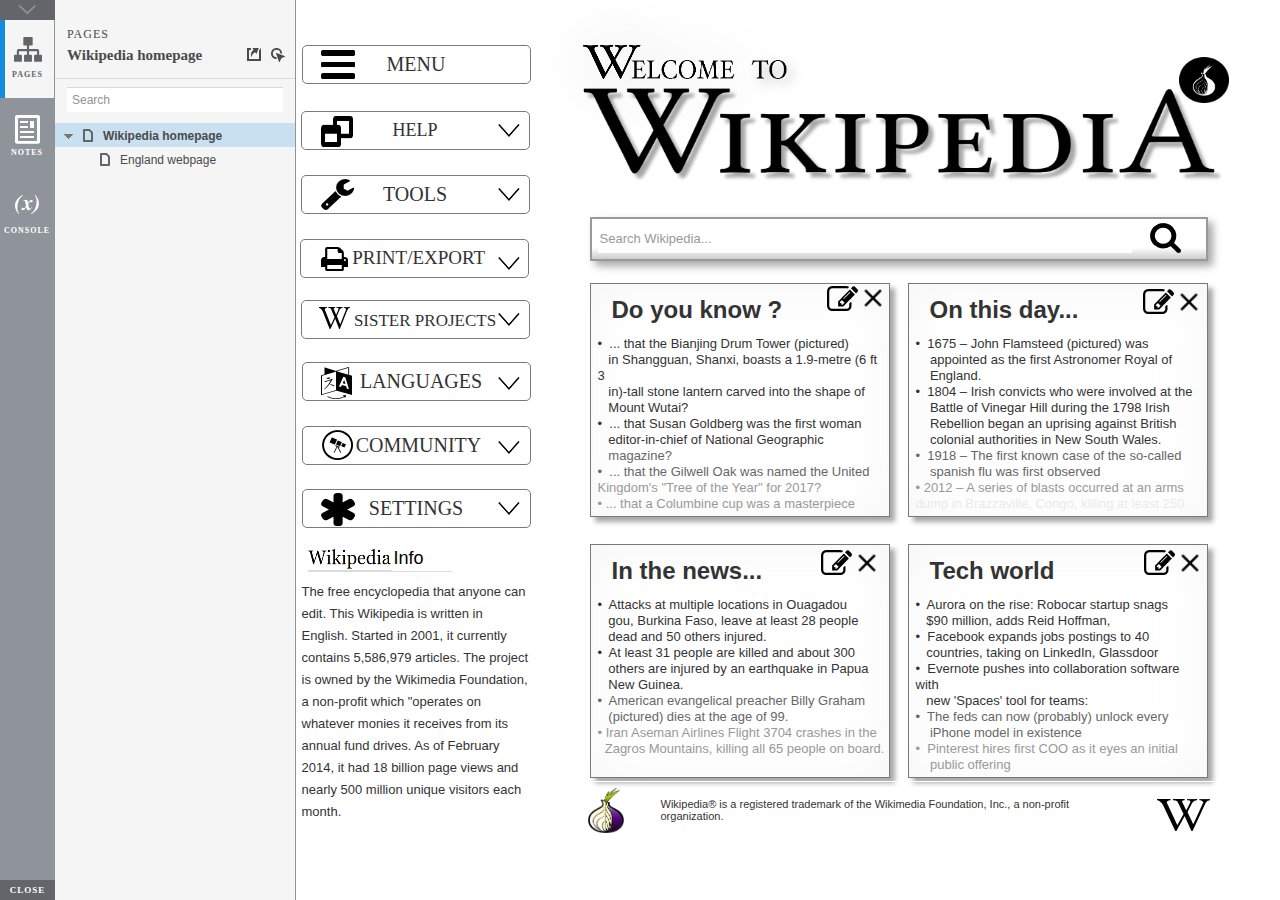
<file: wikitor/start.html>
<!DOCTYPE html>
<html xmlns="http://www.w3.org/1999/xhtml" xml:lang="en" lang="en">
<head>
    <title>Untitled Document</title>
    <meta http-equiv="X-UA-Compatible" content="IE=edge"/>
    <meta http-equiv="content-type" content="text/html; charset=utf-8" />
    <meta name="viewport" content="width=device-width, initial-scale=1.0" />
    <meta name="apple-mobile-web-app-capable" content="yes" />
    <link type="text/css" href="resources/css/reset.css" rel="Stylesheet" />
    <link type="text/css" href="resources/css/default.css" rel="Stylesheet" />
    <!--<link href='https://fonts.googleapis.com/css?family=Nunito:300' rel='stylesheet' type='text/css'>-->

    <script type="text/javascript">
        if (location.href.toString().indexOf('file://localhost/') == 0) {
            location.href = location.href.toString().replace('file://localhost/', 'file:///');
        }
    </script>

    <!-- 8.0.0.3372 -->
<script src="resources/scripts/jquery-1.7.1.min.js"></script>
<script src="resources/scripts/startPre.js"></script>
<script src="data/document.js"></script>

    <style type="text/css">

#outerContainer {
	width:1000px;
	height:1500px;
}

.vsplitbar {
    width: 3px;
    /*background: #B9B9B9;*/
    border-right: 1px solid #8f949a;
}

.vsplitbar:hover, .vsplitbar.active {
    background: #8f949a;
}

#rightPanel {
    background-color: White;
}

/*#leftPanel {
    min-width: 120px;
}*/

.splitterMask {
   position:absolute;
   top: 0;
   left: 0;
   width: 100%;
   height: 100%;
   overflow: hidden;
   background-image: url(resources/images/transparent.gif);
   z-index: 20000;
}

    </style>
    <script type="text/javascript" language="JavaScript"><!--
        var SITEMAP_COLLAPSE_VAR_NAME = 'c';
        var PLUGIN_VAR_NAME = 'g';
        var FOOTNOTES_VAR_NAME = 'fn';
        var ADAPTIVE_VIEW_VAR_NAME = 'view';
        var lastLeftPanelWidth = 295;
        var toolBarOnly = true;

        // isolate scope
        (function() {
            setUpController();
            
            var configuration = $axure.document.configuration;
            var _settings = {};
            _settings.projectId = configuration.prototypeId;
            _settings.isAxshare = configuration.isAxshare;
            _settings.loadFeedbackPlugin = configuration.loadFeedbackPlugin;
            var cHash = getHashStringVar(SITEMAP_COLLAPSE_VAR_NAME);
            _settings.startCollapsed = cHash == "1";
            if(cHash == "2") closePlayer();
            var gHash = getHashStringVar(PLUGIN_VAR_NAME);
            if(gHash == "") gHash = 1;
            _settings.startPluginGid = gHash;

            $axure.player.settings = _settings;

            $(window).bind('load', function() {
                if(CHROME_5_LOCAL && !$('body').attr('pluginDetected')) {
                    window.location = 'resources/chrome/chrome.html';
                }
            });

            $(document).ready(function() {
                $axure.page.bind('load.start', mainFrame_onload);
                $axure.messageCenter.addMessageListener(messageCenter_message);

                $(document).on('pluginShown', function (event, data) {
                    setVarInCurrentUrlHash('g', data ? data : '');
                });

                $(document).on('pluginCreated', function(event, data) {
                    if($axure.player.settings.startPluginGid == data) {
                        $axure.player.showPlugin(data);
                    }
                });

                if($axure.player.settings.loadFeedbackPlugin) {
                    if($axure.player.settings.isAxshare) {
                        $axure.utils.loadJS('/Scripts/plugins/feedback/feedback8.js');
                    } else {
                        $axure.utils.loadJS('http://share.axure.com/Scripts/plugins/feedback/feedback8.js');
                    }
                }

                if(navigator.userAgent.indexOf("MSIE") >= 0) $('#outerContainer').width('100%');
                initialize();
                if($axure.player.settings.startCollapsed) $('#outerContainer').splitter({ sizeLeft: 0 });
                else $('#outerContainer').splitter({ sizeLeft: lastLeftPanelWidth });
                $('#leftPanel').width(lastLeftPanelWidth);
                
                $(window).resize(function() { resizeContent(); });

                $('#maximizePanelContainer').hide();

                initializeLogo();

                $(window).resize();
                resizeContent();
                
                $axure.player.collapseToBar();

                if($axure.player.settings.startCollapsed) {
                    collapse();
                    $('#leftPanel').width(0);
                }

                if(MOBILE_DEVICE) {
                    $('#interfaceControlFrameMinimizeContainer').height('45px');
                    $('#interfaceControlFrameMinimizeContainer a').height('45px');
                    $('#interfaceControlFrameHeaderContainer').css('margin-top','45px');
                    $('#interfaceControlFrameCloseContainer a').css('padding','10px 0px');
                    $('#maximizePanelContainer').height('45px');//.css('top','inherit').css('bottom','0px');

                    $('body').removeClass('hashover');

                    if(IOS) {
                        $('#rightPanel').css('overflow', 'auto').css('-webkit-overflow-scrolling', 'touch').css('-ms-overflow-x', 'hidden');

                        window.addEventListener("orientationchange", function() {
                            var viewport = document.querySelector("meta[name=viewport]");
                            //so iOS doesn't zoom when switching back to portrait
                            viewport.setAttribute('content', 'width=device-width, initial-scale=1.0, maximum-scale=1.0');
                            viewport.setAttribute('content', 'width=device-width, initial-scale=1.0');
                            resizeContent();
                        }, false);

                        $axure.page.bind('load.start', function() {
                            resizeContent();
                        });
                    }
                }

            });

            function initialize() {
                var legacyQString = getQueryString("Page");
                if (legacyQString.length > 0) {
                    location.href = location.href.substring(0, location.href.indexOf("?")) + "#p=" + legacyQString;
                    return;
                }

                var mainFrame = document.getElementById("mainFrame");
                //if it's local file on safari, test if we can access mainframe after its loaded
                if(SAFARI && document.location.href.indexOf('file://') >= 0) {
                    $(mainFrame).load(function () {
                        var canAccess;
                        try {
                            var mainFrameWindow = mainFrame.contentWindow || mainFrame.contentDocument;
                            mainFrameWindow['safari_file_CORS'] = 'Y';
                            canAccess = mainFrameWindow['safari_file_CORS'] === 'Y';
                        } catch(err) {
                            canAccess = false;
                        }

                        if(!canAccess) window.location = 'resources/chrome/safari.html';
                    });
                }

                mainFrame.contentWindow.location.href = getInitialUrl();
            }

            function initializeLogo() {
                if($axure.document.configuration.logoImagePath) {
                    var image = new Image();
                    image.onload = function() {
                        $('#logoImage').css('max-width', this.width + 'px');
                        $axure.player.resizeContent();
                    };
                    image.src = $axure.document.configuration.logoImagePath;
                
                    $('#interfaceControlFrameLogoImageContainer').html('<img id="logoImage" src="" />');
                    $('#logoImage').attr('src', $axure.document.configuration.logoImagePath).load(function() { resizeContent(); });
                } else $('#interfaceControlFrameLogoImageContainer').hide();

                if ($axure.document.configuration.logoImageCaption) {
                    $('#interfaceControlFrameLogoCaptionContainer').html($axure.document.configuration.logoImageCaption);
                } else $('#interfaceControlFrameLogoCaptionContainer').hide();

                if(!$('#interfaceControlFrameLogoImageContainer').is(':visible') && !$('#interfaceControlFrameLogoCaptionContainer').is(':visible')) {
                    $('#interfaceControlFrameLogoContainer').hide();
                }
            }

            var resizeContent = $axure.player.resizeContent = function() {
                var newHeight = $(window).height();
                var newWidth = $(window).width();

                var controlContainerHeight = newHeight;// - 30;
                if($('#interfaceControlFrameLogoContainer').is(':visible')) controlContainerHeight -= $('#interfaceControlFrameLogoContainer').outerHeight();// + 16;

                $('#outerContainer').height(newHeight).width(newWidth);
                $('.vsplitbar').height(newHeight);
                $('#leftPanel').height(newHeight);
                $('#interfaceControlFrame').height(newHeight);
                $('#interfaceControlFrameContainer').height(newHeight);
                $('#interfaceControlFrameHostContainer').height(controlContainerHeight);

                $('#rightPanel').height(newHeight);
                $('#mainFrame').height(newHeight);

                if($('#leftPanel').is(':visible')) $('#rightPanel').width($(window).width() - $('#leftPanel').width() - 1);// $('.vsplitbar').width());
                else $('#rightPanel').width($(window).width());

                $(document).trigger('ContainerHeightChange',[controlContainerHeight]);

                if(MOBILE_DEVICE) {
                    if(!(getHashStringVar(ADAPTIVE_VIEW_VAR_NAME).length > 0)) $axure.messageCenter.postMessage('setAdaptiveViewForSize', {'width':newWidth, 'height':$('#rightPanel').height()});
                }
            }

            var collapseToBar = $axure.player.collapseToBar = function() {
                lastLeftPanelWidth = $('#leftPanel').width();
                $('#leftPanel').width('55px');
                $('.vsplitbar').hide();
                $('#rightPanel').width($(window).width() - $('#leftPanel').width());
                $(window).resize();
                $('#outerContainer').trigger('resize');
                toolBarOnly = true;
            }

            var expandFromBar = $axure.player.expandFromBar = function() {
                if($('.vsplitbar').is(':visible')) return;

                $('#leftPanel').width(lastLeftPanelWidth);
                $('.vsplitbar').show();
                $('#rightPanel').width($(window).width() - $('#leftPanel').width() - 1);// $('.vsplitbar').width());
                $(window).resize();
                $('#outerContainer').trigger('resize');
                toolBarOnly = false;
            }

        })();

        function messageCenter_message(message, data) {
            if(message == 'expandFrame') expand();
            else if(message == 'getCollapseFrameOnLoad' && $axure.player.settings.startCollapsed && !MOBILE_DEVICE) $axure.messageCenter.postMessage('collapseFrameOnLoad');
        }

        
        function getInitialUrl() {
            var pageName = getHashStringVar("p");
            if(pageName.length > 0) return pageName + ".html";
            else {
                var url = getFirstPageUrl($axure.document.sitemap.rootNodes);
                return (url ? url : "about:blank");
            }
        }

        function getFirstPageUrl(nodes) {
            for (var i = 0; i < nodes.length; i++) {
                var node = nodes[i];
                if (node.url) return node.url;
                else {
                    var hasChildren = (node.children && node.children.length > 0);
                    if (hasChildren) {
                        var url = getFirstPageUrl(node.children);
                        if (url) return url;
                    }
                }
            }
            return null;
        }

        function closePlayer() {
            if($axure.page.location) window.location.href = $axure.page.location;
            else {
                var pageFile = getInitialUrl();
                var currentLocation = window.location.toString();
                window.location.href = currentLocation.substr(0, currentLocation.lastIndexOf("/") + 1) + pageFile;
            }
        }

        function replaceHash(newHash) {
            var currentLocWithoutHash = window.location.toString().split('#')[0];

            //We use replace so that every hash change doesn't get appended to the history stack.
            //We use replaceState in browsers that support it, else replace the location
            if(typeof window.history.replaceState != 'undefined') {
                try {
                    //Chrome 45 (Version 45.0.2454.85 m) started throwing an error here when generated locally (this only happens with sitemap open) which broke all interactions.
                    //try catch breaks the url adjusting nicely when the sitemap is open, but all interactions and forward and back buttons work.
                    //Uncaught SecurityError: Failed to execute 'replaceState' on 'History': A history state object with URL 'file:///C:/Users/Ian/Documents/Axure/HTML/Untitled/start.html#p=home' cannot be created in a document with origin 'null'.
                    window.history.replaceState(null, null, currentLocWithoutHash + newHash);
                } catch(ex) {}
            } else {
                window.location.replace(currentLocWithoutHash + newHash);
            }
        }

        function collapse() {
            setVarInCurrentUrlHash('c', 1);
            if(!toolBarOnly) lastLeftPanelWidth = $('#leftPanel').width();

            $('#maximizePanelContainer').show();
            $('#leftPanel').hide();
            $('.vsplitbar').hide();
            $('#rightPanel').width($(window).width());
            $(window).resize();
            $('#outerContainer').trigger('resize');

            $(document).trigger('sidebarCollapse');

            if(MOBILE_DEVICE) {
                $('#maximizePanelContainer').animate({
                    top:$('#rightPanel').height() - $('#maximizePanelContainer').height()
                }, 300, 'swing', function() {
                    $('#maximizePanelContainer').css('top', 'inherit').css('bottom', '0px');
                });
            }
        }

        function expand() {
            if(MOBILE_DEVICE) {
                $('#maximizePanelContainer').css('top', '0px').css('bottom', 'inherit');
            }

            deleteVarFromCurrentUrlHash('c');
            $('#maximizePanelContainer').hide();
            $('#leftPanel').width(lastLeftPanelWidth);
            $('#leftPanel').show();
            if(!toolBarOnly) {
                $('.vsplitbar').show();
                $('#rightPanel').width($(window).width() - $('#leftPanel').width() - 1);
            } else {
                $axure.player.collapseToBar();
            }
            $(window).resize();
            $('#outerContainer').trigger('resize');

            $(document).trigger('sidebarExpanded');
        }


        function mainFrame_onload() {
            if($axure.page.pageName) document.title = $axure.page.pageName;
        }

        function getQueryString(query) {
            var qstring = self.location.href.split("?");
            if(qstring.length < 2) return "";
            return GetParameter(qstring, query);
        }
        
        function GetParameter(qstring, query) {
            var prms = qstring[1].split("&");
            var frmelements = new Array();
            var currprmeter, querystr = "";

            for(var i = 0; i < prms.length; i++) {
                currprmeter = prms[i].split("=");
                frmelements[i] = new Array();
                frmelements[i][0] = currprmeter[0];
                frmelements[i][1] = currprmeter[1];
            }

            for(j = 0; j < frmelements.length; j++) {
                if(frmelements[j][0].toLowerCase() == query.toLowerCase()) {
                    querystr = frmelements[j][1];
                    break;
                }
            }
            return querystr;
        }
        
        function getHashStringVar(query) {
            var qstring = self.location.href.split("#");
            if(qstring.length < 2) return "";
            return GetParameter(qstring, query);
        }

        function setHashStringVar(currentHash, varName, varVal) {
            var varWithEqual = varName + '=';
            var poundVarWithEqual = varVal === '' ? '' :  '#' + varName + '=' + varVal;
            var ampVarWithEqual = varVal === '' ? '' :  '&' + varName + '=' + varVal;
            var hashToSet = '';

            var pageIndex = currentHash.indexOf('#' + varWithEqual);
            if(pageIndex == -1) pageIndex = currentHash.indexOf('&' + varWithEqual);
            if(pageIndex != -1) {
                var newHash = currentHash.substring(0, pageIndex);

                newHash = newHash == '' ? poundVarWithEqual : newHash + ampVarWithEqual;

                var ampIndex = currentHash.indexOf('&', pageIndex + 1);
                if(ampIndex != -1) {
                    newHash = newHash == '' ? '#' + currentHash.substring(ampIndex + 1) : newHash + currentHash.substring(ampIndex);
                }
                hashToSet = newHash;
            } else if(currentHash.indexOf('#') != -1) {
                hashToSet = currentHash + ampVarWithEqual;
            } else {
                hashToSet = poundVarWithEqual;
            }

            if(hashToSet != '' || varVal == '') {
                return hashToSet;
            }

            return null;
        }

        function setVarInCurrentUrlHash(varName, varVal) {
            var newHash = setHashStringVar(window.location.hash, varName, varVal);

            if(newHash != null) {
                replaceHash(newHash);
            }
        }

        function deleteHashStringVar(currentHash, varName) {
            var varWithEqual = varName + '=';

            var pageIndex = currentHash.indexOf('#' + varWithEqual);
            if(pageIndex == -1) pageIndex = currentHash.indexOf('&' + varWithEqual);
            if(pageIndex != -1) {
                var newHash = currentHash.substring(0, pageIndex);

                var ampIndex = currentHash.indexOf('&', pageIndex + 1);

                //IF begin of string....if none blank, ELSE # instead of & and rest
                //IF in string....prefix + if none blank, ELSE &-rest
                if(newHash == '') { //beginning of string
                    newHash = ampIndex != -1 ? '#' + currentHash.substring(ampIndex + 1) : '';
                } else { //somewhere in the middle
                    newHash = newHash + (ampIndex != -1 ? currentHash.substring(ampIndex) : '');
                }

                return newHash;
            }

            return null;
        }

        function deleteVarFromCurrentUrlHash(varName) {
            var newHash = deleteHashStringVar(window.location.hash, varName);

            if(newHash != null) {
                replaceHash(newHash);
            }
        }
    --></script>
    
    <link type="text/css" rel="Stylesheet" href="plugins/sitemap/styles/sitemap.css" />
    <link type="text/css" rel="Stylesheet" href="plugins/page_notes/styles/page_notes.css" />
    <link type="text/css" rel="Stylesheet" href="plugins/debug/styles/debug.css" />
    <script src="resources/scripts/startPost.js"></script>


    <!--<link type="text/css" rel="Stylesheet" href="plugins/recordplay/styles/recordplay.css" />
    <script type="text/javascript" src="plugins/recordplay/recordplay.js"></script>-->
    

</head>
<body scroll="no" class="hashover">
    <div id="outerContainer">

        <div id="leftPanel">
            <div id="interfaceControlFrame">
                <div id="interfaceControlFrameMinimizeContainer">
                    <a title="Collapse" id="interfaceControlFrameMinimizeButton" onclick="collapse();">&nbsp;</a>
                </div>
                <div id="interfaceControlFrameHeaderContainer">
                    <ul id="interfaceControlFrameHeader"></ul>
                </div>
                <div id="interfaceControlFrameContainer">
                    <div id="interfaceControlFrameLogoContainer">
                        <div id="interfaceControlFrameLogoImageContainer"></div>
                        <div id="interfaceControlFrameLogoCaptionContainer"></div>
                    </div>
                    <div id="interfaceControlFrameHostContainer">
                    </div>
                </div>
                <div id="interfaceControlFrameCloseContainer">
                    <a title="Close" id="interfaceControlFrameCloseButton" onclick="closePlayer();">CLOSE</a>
                </div>
            </div>
        </div>
        <div id="rightPanel">
            <iframe id="mainFrame" name="mainFrame" width="100%" height="100%" src="" frameborder="0" style="display: block;" webkitallowfullscreen mozallowfullscreen allowfullscreen></iframe>
        </div>

    </div>

    <div id="maximizePanelContainer">
        <iframe id="expandFrame" src="resources/expand.html" width="100%" height="100%" scrolling="no" allowtransparency="true" frameborder="0"></iframe>
    </div>

</body>
</html>
</file>
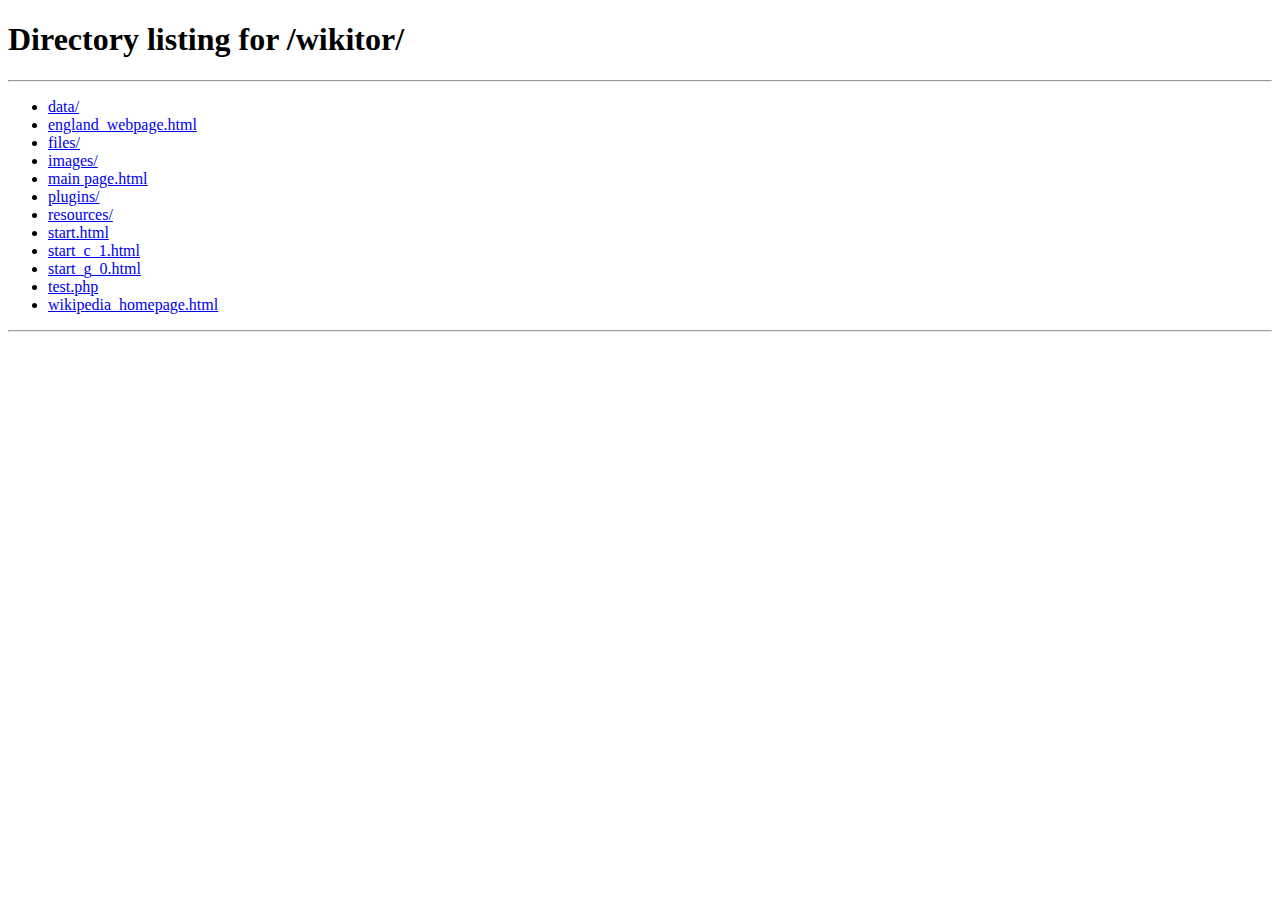
<file: wikitor/resources/reload.html>
﻿<html>
	<head>
		<title></title>
	</head>
	<body>
	
	<script language="javascript">
	function getUrl() {
      var query = window.location.hash.substring(1);
      var vars = query.split("&&&");
      for (var i=0;i<vars.length;i++) {
        var url = vars[i];
        return decodeURI(url).replace("html%23","html#");
      } 
    }

    var rel = '../';
    var url = getUrl();
    if (url.indexOf(":") > 0 && url.indexOf(":") < 10) rel = '';
	self.location.href = rel + url;
	</script>
	
	</body>
</html>
</file>
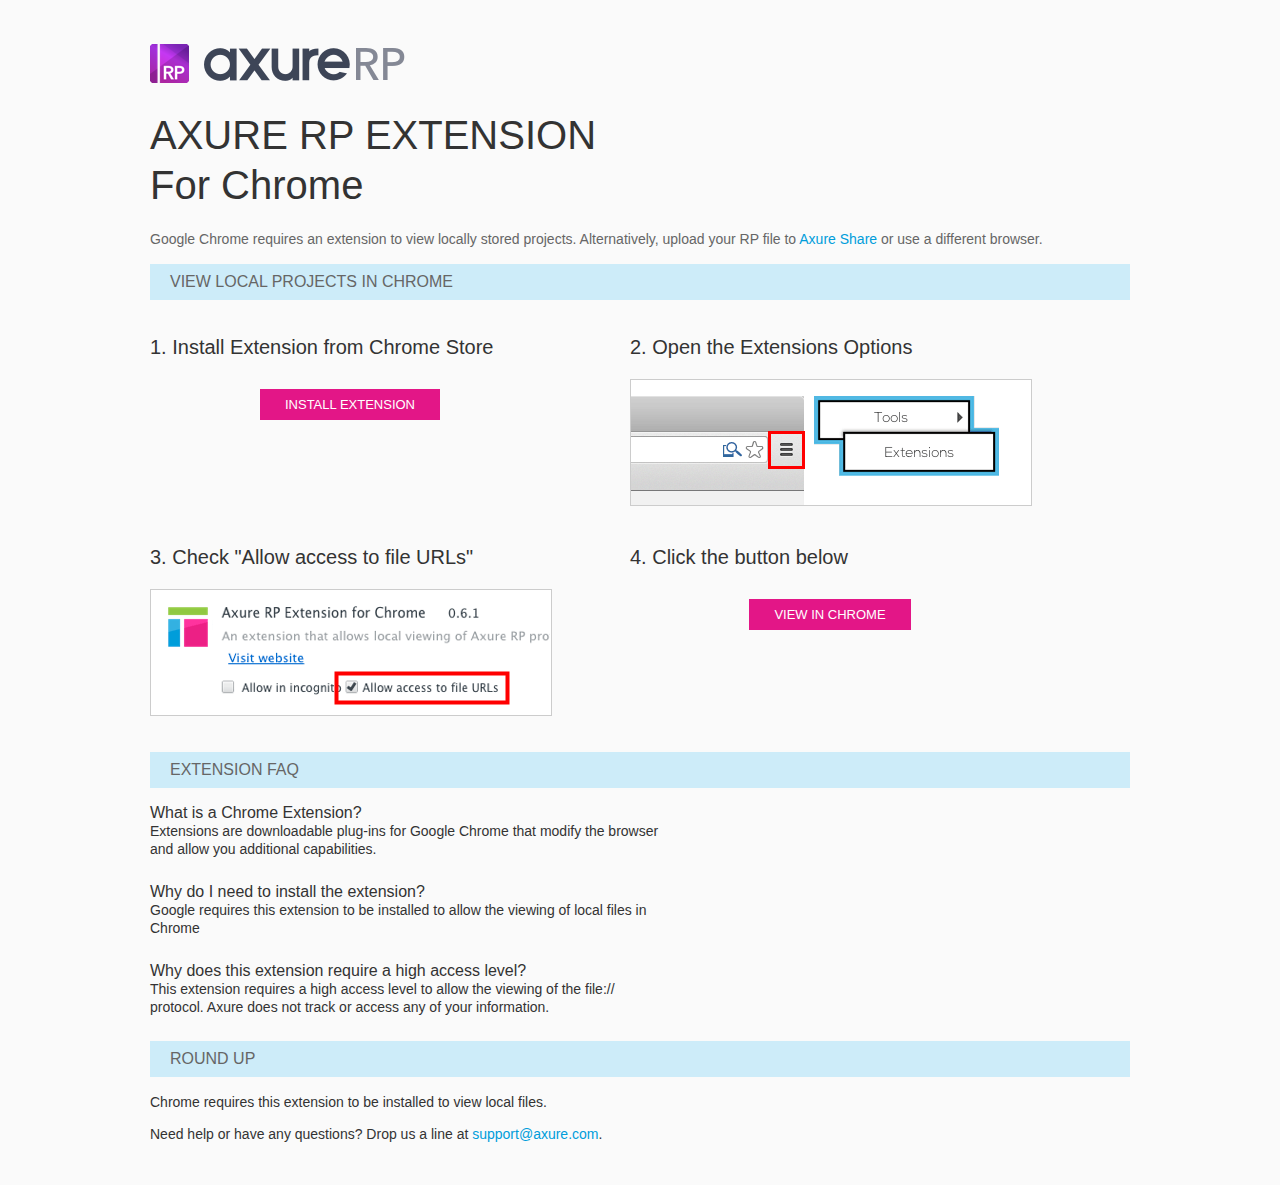
<file: wikitor/resources/chrome/chrome.html>
<html>
<head>
    <title>Install the Axure RP Chrome Extension</title>
    <style type="text/css">
        *
        {
            font-family: Helvetica, Arial, sans-serif;
        }
        body
        {
            text-align: center;
            background-color: #fafafa;
        }
        p
        {
            font-size: 14px;
            line-height: 18px;
            color: #333333;
        }
        div.container
        {
            width: 980px;
            margin-left: auto;
            margin-right: auto;
            text-align: left;
        }
        a
        {
            text-decoration: none;
            color: #009dda;
        }
        .button
        {
            background: #E31687;
            font: normal 16px Arial, sans-serif;
            color: #FFFFFF;
            padding: 8px 25px 8px 25px;
            border: 0;
            display: inline-block;
            margin-top: 10px;
            text-transform: uppercase;
            font-size: 13px;
        }
        a:hover.button
        {
            opacity: .8;
        }
        div.left
        {
            width: 400px;
            float: left;
            margin-right: 80px;
        }
        div.right
        {
            width: 400px;
            float: left;
        }
        div.buttonContainer
        {
            text-align: center;
        }
        h1
        {
            font-size: 40px;
            color: #333333;
            line-height: 50px;
            margin-bottom: 20px;
            font-weight: normal;
        }
        h2
        {
            font-size: 38px;
            font-weight: normal;
            color: #08639C;
            text-align: center;
        }
        h3
        {
            font-size: 20px;
            color: #333333;
            font-weight: normal;
        }
        .heading
        {
            background-color: #cdecf9;
            height: 36px;
            line-height: 36px;
            padding-left: 20px;
            font-size: 16px;
            color: #666666;
        }
        span.faq
        {
            font-size: 16px;
            font-weight: normal;
            color: #333333;
            display: block;
        }
    </style>
</head>
<body>
    <div class="container">
        <br />
        <br />
        <img src="axure_logo.png" alt="axure" />
        <br />
        <h1>
            AXURE RP EXTENSION<br />
            For Chrome</h1>
        <p style="font-size: 14px; color: #666666; margin-top: 10px;">
            Google Chrome requires an extension to view locally stored projects. Alternatively,
            upload your RP file to <a href="https://share.axure.com">Axure Share</a> or use a different
            browser.</p>
        <h3 class="heading">
            VIEW LOCAL PROJECTS IN CHROME</h3>
        <div class="left">
            <h3>
                1. Install Extension from Chrome Store</h3>
            <div class="buttonContainer">
                <a class="button" href="https://chrome.google.com/webstore/detail/dogkpdfcklifaemcdfbildhcofnopogp"
                    target="_blank">Install Extension</a>
            </div>
        </div>
        <div class="right">
            <h3>
                2. Open the Extensions Options</h3>
            <img src="extensions_menu.gif" alt="extensions" />
        </div>
        <div style="clear: both; height: 20px;">
            &nbsp;</div>
        <div class="left">
            <h3>
                3. Check "Allow access to file URLs"</h3>
            <img src="allow_access.gif" alt="allow access" />
        </div>
        <div class="right">
            <h3>
                4. Click the button below</h3>
            <div class="buttonContainer">
                <a class="button" href="../../start.html">View in Chrome</a>
            </div>
        </div>
        <div style="clear: both; height: 20px;">
        </div>
        <h3 class="heading">
            EXTENSION FAQ</h3>
        <p>
            <span class="faq">What is a Chrome Extension?</span> Extensions are downloadable
            plug-ins for Google Chrome that modify the browser<br />
            and allow you additional capabilities.
        </p>
        <p style="margin-top: 25px;">
            <span class="faq">Why do I need to install the extension?</span> Google requires
            this extension to be installed to allow the viewing of local files in<br />
            Chrome
        </p>
        <p style="margin-top: 25px; margin-bottom: 25px;">
            <span class="faq">Why does this extension require a high access level?</span> This
            extension requires a high access level to allow the viewing of the file://<br />
            protocol. Axure does not track or access any of your information.
        </p>
        <h3 class="heading">
            ROUND UP</h3>
        <p>
            Chrome requires this extension to be installed to view local files.</p>
        <p>
            Need help or have any questions? Drop us a line at <a href="mailto:support@axure.com">
                support@axure.com</a>.
        </p>
        <div style="clear: both; height: 20px;">
        </div>
    </div>
</body>
</html>
</file>
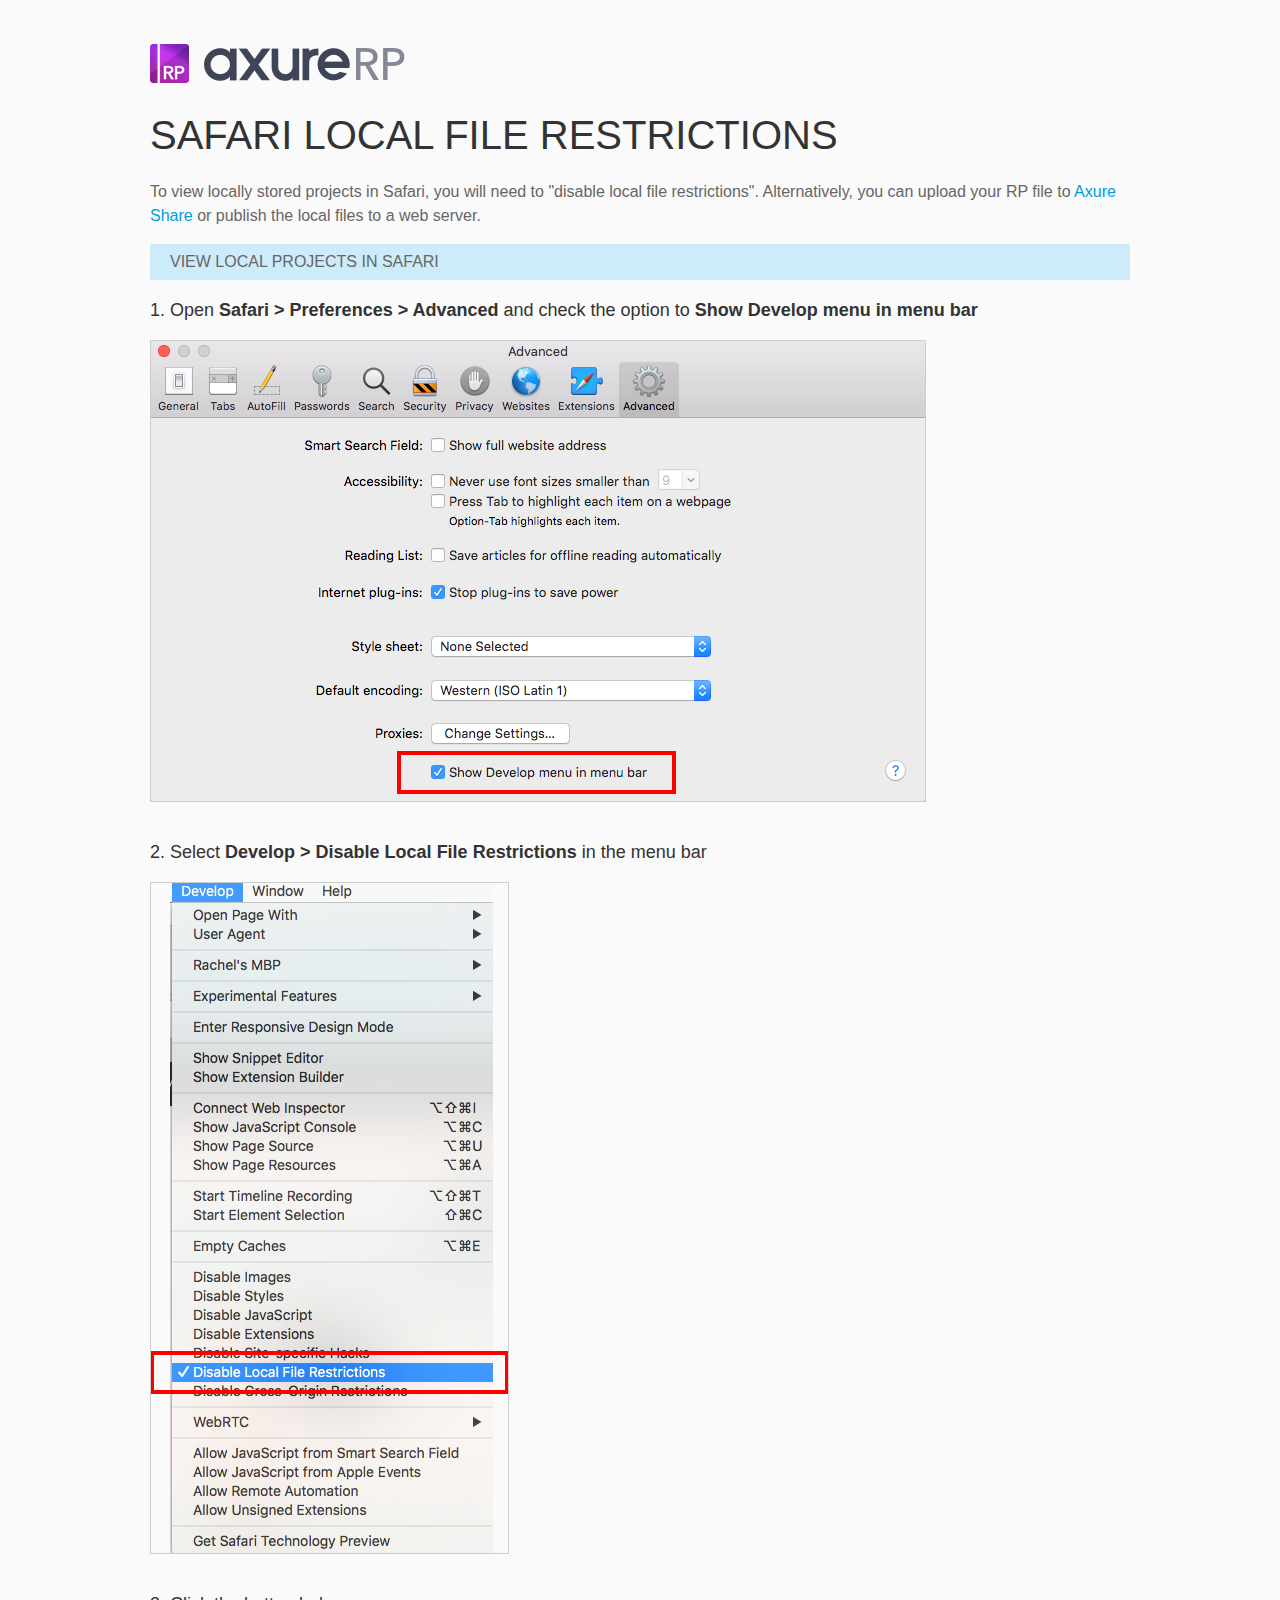
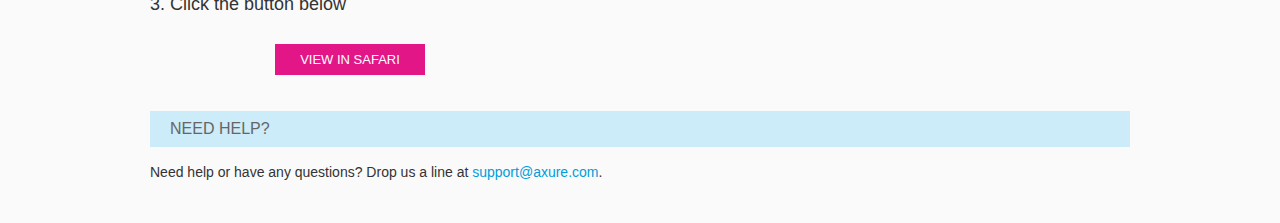
<file: wikitor/resources/chrome/safari.html>
<html>
<head>
    <title>Axure RP - Safari Local File Restrictions</title>
    <style type="text/css">
        *
        {
            font-family: Helvetica, Arial, sans-serif;
        }
        body
        {
            text-align: center;
            background-color: #fafafa;
        }
        p
        {
            font-size: 14px;
            line-height: 18px;
            color: #333333;
        }
        div.container
        {
            width: 980px;
            margin-left: auto;
            margin-right: auto;
            text-align: left;
        }
        a
        {
            text-decoration: none;
            color: #009dda;
        }
        .button
        {
            background: #E31687;
            font: normal 16px Arial, sans-serif;
            color: #FFFFFF;
            padding: 8px 25px 8px 25px;
            border: 0;
            display: inline-block;
            margin-top: 10px;
            text-transform: uppercase;
            font-size: 13px;
        }
        a:hover.button
        {
            opacity: .8;
        }
        div.left
        {
            width: 400px;
            float: left;
            margin-right: 80px;
        }
        div.right
        {
            width: 400px;
            float: left;
        }
        div.buttonContainer
        {
            text-align: center;
        }
        h1
        {
            font-size: 40px;
            color: #333333;
            line-height: 50px;
            margin-bottom: 20px;
            font-weight: normal;
        }
        h2
        {
            font-size: 38px;
            font-weight: normal;
            color: #08639C;
            text-align: center;
        }
        h3
        {
            font-size: 18px;
            line-height: 24px;
            color: #333333;
            font-weight: normal;
        }
        .heading
        {
            background-color: #cdecf9;
            height: 36px;
            line-height: 36px;
            padding-left: 20px;
            font-size: 16px;
            color: #666666;
        }
        span.faq
        {
            font-size: 16px;
            font-weight: normal;
            color: #333333;
            display: block;
        }
    </style>
</head>
<body>
    <div class="container">
        <br />
        <br />
        <img src="axure_logo.png" alt="axure" />
        <br />
        <h1>
            SAFARI LOCAL FILE RESTRICTIONS</h1>
        <p style="font-size: 16px; line-height: 24px; color: #666666; margin-top: 10px;">
            To view locally stored projects in Safari, you will need to "disable local file restrictions". Alternatively,
            you can upload your RP file to <a href="https://share.axure.com">Axure Share</a> or publish the local files to a web server.</p>
        <h3 class="heading">
            VIEW LOCAL PROJECTS IN SAFARI</h3>
        <div class="">
            <h3>
                1. Open <span style="font-weight: bold">Safari > Preferences > Advanced</span> and check the option to <span style="font-weight: bold">Show Develop menu in menu bar</span></h3>
            <img src="safari_advanced.png" alt="advanced" />
        </div>
        <div style="clear: both; height: 20px;">
            &nbsp;
        </div>
        <div class="">
            <h3>
                2. Select <span style="font-weight: bold">Develop > Disable Local File Restrictions</span> in the menu bar</h3>
            <img src="safari_restrictions.png" alt="extensions" />
        </div>
        <div style="clear: both; height: 20px;">
            &nbsp;</div>
        <div class="left">
            <h3>
                3. Click the button below
            </h3>
            <div class="buttonContainer">
                <a class="button" href="../../start.html">View in Safari</a>
            </div>
        </div>
        <div style="clear: both; height: 20px;">
        </div>
        <h3 class="heading">
            NEED HELP?</h3>
        <p>
            Need help or have any questions? Drop us a line at <a href="mailto:support@axure.com">
                support@axure.com</a>.
        </p>
        <div style="clear: both; height: 20px;">
        </div>
    </div>
</body>
</html>
</file>
<file: wikitor/resources/css/axure_rp_page.css>
﻿/* so the window resize fires within a frame in IE7 */
html, body {
    height: 100%;
}

a {
    color: inherit;
}

p {
    margin: 0px;
    text-rendering: optimizeLegibility;
    font-feature-settings: "kern" 1;
    -webkit-font-feature-settings: "kern";
    -moz-font-feature-settings: "kern";
    -moz-font-feature-settings: "kern=1";
    font-kerning: normal;
}

iframe {
    background: #FFFFFF;
}

/* to match IE with C, FF */
input {
    padding: 1px 0px 1px 0px;
    box-sizing: border-box;
    -moz-box-sizing: border-box;
}

textarea {
    margin: 0px;
    box-sizing: border-box;
    -moz-box-sizing: border-box;
}

div.intcases {
    font-family: arial; 
    font-size: 12px;
    text-align:left; 
    border:1px solid #AAA; 
    background:#FFF none repeat scroll 0% 0%; 
    z-index:9999; 
    visibility:hidden; 
    position:absolute;
    padding: 0px;
    border-radius: 3px;
    white-space: nowrap;
}

div.intcaselink {
    cursor: pointer;
    padding: 3px 8px 3px 8px;
    margin: 5px;
    background:#EEE none repeat scroll 0% 0%; 
    border:1px solid #AAA;
    border-radius: 3px;
}

div.refpageimage {
    position: absolute;
    left: 0px;
    top: 0px;
    font-size: 0px;
    width: 16px;
    height: 16px;
    cursor: pointer;
    background-image: url(images/newwindow.gif);
    background-repeat: no-repeat;
}

div.annnoteimage {
    position: absolute;
    left: 0px;
    top: 0px;
    font-size: 0px;
    /*width: 16px;
    height: 12px;*/
    cursor: help;
    /*background-image: url(images/note.gif);*/
    /*background-repeat: no-repeat;*/
    width: 13px;
    height: 12px;
    padding-top: 1px;
    text-align: center;
    background-color: #138CDD;
    -moz-box-shadow: 1px 1px 3px #aaa;
    -webkit-box-shadow: 1px 1px 3px #aaa;
    box-shadow: 1px 1px 3px #aaa;
}

div.annnoteline {
    display: inline-block;
    width: 9px;
    height: 1px;
    border-bottom: 1px solid white;
    margin-top: 1px;
}

div.annnotelabel {
    position: absolute;
    left: 0px;
    top: 0px;
    font-family: Helvetica,Arial;
    font-size: 10px;
    /*border: 1px solid rgb(166,221,242);*/
    cursor: help;
    /*background:rgb(0,157,217) none repeat scroll 0% 0%;*/ 
    padding: 1px 3px 1px 3px;
    white-space: nowrap;
    color: white;
    
    background-color: #138CDD;
    -moz-box-shadow: 1px 1px 3px #aaa;
    -webkit-box-shadow: 1px 1px 3px #aaa;
    box-shadow: 1px 1px 3px #aaa;
}

.annotation {
    font-size: 12px;
    padding-left: 2px;
    margin-bottom: 5px;
}

.annotationName {
    /*font-size: 13px;
    font-weight: bold;
    margin-bottom: 3px;
    white-space: nowrap;*/

    font-family: 'Trebuchet MS';
    font-size: 14px;
    font-weight: bold;
    margin-bottom: 5px;
    white-space: nowrap;
}

.annotationValue {
    font-family: Arial, Helvetica, Sans-Serif;
    font-size: 12px;
    color: #4a4a4a;
    line-height: 21px;
    margin-bottom: 20px;
}

.noteLink {
    text-decoration: inherit;
    color: inherit;
}

.noteLink:hover {
    background-color: white;
}

/* this is a fix for the issue where dialogs jump around and takes the text-align from the body */
.dialogFix {
    position:absolute;
    text-align:left;
    border: 1px solid #8f949a;
}


@keyframes pulsate {
  from {
    box-shadow: 0 0 10px #15d6ba;
  }
  to {
    box-shadow: 0 0 20px #15d6ba;
  }
}

@-webkit-keyframes pulsate {
  from {
    -webkit-box-shadow: 0 0 10px #15d6ba;
    box-shadow: 0 0 10px #15d6ba;
  }
  to {
    -webkit-box-shadow: 0 0 20px #15d6ba;
    box-shadow: 0 0 20px #15d6ba;
  }
}
 
@-moz-keyframes pulsate {
  from {
    -moz-box-shadow: 0 0 10px #15d6ba;
    box-shadow: 0 0 10px #15d6ba;
  }
  to {
    -moz-box-shadow: 0 0 20px #15d6ba;
    box-shadow: 0 0 20px #15d6ba;
  }
}

.legacyPulsateBorder {
    /*border: 5px solid #15d6ba;
    margin: -5px;*/
    -moz-box-shadow: 0 0 10px 3px #15d6ba;
    box-shadow: 0 0 10px 3px #15d6ba;
}

.pulsateBorder {
  animation-name: pulsate;
  animation-timing-function: ease-in-out;
  animation-duration: 0.9s;
  animation-iteration-count: infinite;
  animation-direction: alternate;
  
  -webkit-animation-name: pulsate;
  -webkit-animation-timing-function: ease-in-out;
  -webkit-animation-duration: 0.9s;
  -webkit-animation-iteration-count: infinite;
  -webkit-animation-direction: alternate;

  -moz-animation-name: pulsate;
  -moz-animation-timing-function: ease-in-out;
  -moz-animation-duration: 0.9s;
  -moz-animation-iteration-count: infinite;
  -moz-animation-direction: alternate;
}

.ax_default_hidden, .ax_default_unplaced{
    display: none;
    visibility: hidden;
}

.widgetNoteSelected {
    -moz-box-shadow: 0 0 10px 3px #138CDD;
    box-shadow: 0 0 10px 3px #138CDD;
    /*-moz-box-shadow: 0 0 20px #3915d6;
    box-shadow: 0 0 20px #3915d6;*/
    /*border: 3px solid #3915d6;*/
    /*margin: -3px;*/
}


.singleImg {
    display: none;
    visibility: hidden;
}
</file>
<file: wikitor/data/styles.css>
﻿.ax_default {
  font-family:'Arial';
  font-weight:400;
  font-style:normal;
  font-size:13px;
  color:#333333;
  text-align:center;
  line-height:normal;
}
.box_1 {
}
.box_2 {
  font-family:'Arial';
  font-weight:400;
  font-style:normal;
  font-size:11px;
  line-height:13px;
}
.box_3 {
}
.image {
}
.button {
}
.primary_button {
  color:#FFFFFF;
}
.heading_1 {
  font-family:'Arial';
  font-weight:bold;
  font-style:normal;
  font-size:32px;
  text-align:left;
}
.heading_2 {
  font-family:'Arial';
  font-weight:bold;
  font-style:normal;
  font-size:24px;
  text-align:left;
}
.heading_3 {
  font-family:'Arial';
  font-weight:bold;
  font-style:normal;
  font-size:18px;
  text-align:left;
}
.heading_4 {
  font-family:'Arial';
  font-weight:bold;
  font-style:normal;
  font-size:14px;
  text-align:left;
}
.heading_5 {
  font-family:'Arial';
  font-weight:bold;
  font-style:normal;
  text-align:left;
}
.heading_6 {
  font-family:'Arial';
  font-weight:bold;
  font-style:normal;
  font-size:10px;
  text-align:left;
}
.label {
  font-size:14px;
  text-align:left;
}
.paragraph {
  text-align:left;
  line-height:22px;
}
.arrow {
}
.text_field {
  color:#000000;
  text-align:left;
}
.droplist {
  color:#000000;
  text-align:left;
}
.list_box {
  color:#000000;
  text-align:left;
  line-height:28px;
}
.connector {
}
.flow_shape {
}
.icon {
}
</file>
<file: wikitor/files/england_webpage/styles.css>
﻿body {
  margin:0px;
  background-image:none;
  position:relative;
  left:-162px;
  width:1259px;
  margin-left:auto;
  margin-right:auto;
  text-align:left;
}
#base {
  position:absolute;
  z-index:0;
}
#u0_img {
  border-width:0px;
  position:absolute;
  left:-95px;
  top:-95px;
  width:346px;
  height:293px;
}
#u0 {
  border-width:0px;
  position:absolute;
  left:199px;
  top:89px;
  width:146px;
  height:93px;
}
#u0_text {
  border-width:0px;
  position:absolute;
  left:0px;
  top:0px;
  width:0px;
  visibility:hidden;
  word-wrap:break-word;
}
#u1_div {
  border-width:0px;
  position:absolute;
  left:0px;
  top:0px;
  width:618px;
  height:44px;
  background:-webkit-linear-gradient(270deg, rgba(255, 255, 255, 1) 0%, rgba(255, 255, 255, 1) 71%, rgba(204, 204, 204, 1) 100%, rgba(204, 204, 204, 1) 100%);
  background:-moz-linear-gradient(180deg, rgba(255, 255, 255, 1) 0%, rgba(255, 255, 255, 1) 71%, rgba(204, 204, 204, 1) 100%, rgba(204, 204, 204, 1) 100%);
  background:linear-gradient(180deg, rgba(255, 255, 255, 1) 0%, rgba(255, 255, 255, 1) 71%, rgba(204, 204, 204, 1) 100%, rgba(204, 204, 204, 1) 100%);
  box-sizing:border-box;
  border-width:2px;
  border-style:solid;
  border-color:rgba(153, 153, 153, 1);
  border-radius:0px;
  -moz-box-shadow:5px 5px 8px rgba(0, 0, 0, 0.349019607843137);
  -webkit-box-shadow:5px 5px 8px rgba(0, 0, 0, 0.349019607843137);
  box-shadow:5px 5px 8px rgba(0, 0, 0, 0.349019607843137);
}
#u1 {
  border-width:0px;
  position:absolute;
  left:468px;
  top:37px;
  width:618px;
  height:44px;
}
#u1_text {
  border-width:0px;
  position:absolute;
  left:0px;
  top:0px;
  width:0px;
  visibility:hidden;
  word-wrap:break-word;
}
#u2_img {
  border-width:0px;
  position:absolute;
  left:0px;
  top:0px;
  width:31px;
  height:30px;
}
#u2 {
  border-width:0px;
  position:absolute;
  left:1038px;
  top:44px;
  width:31px;
  height:30px;
}
#u2_text {
  border-width:0px;
  position:absolute;
  left:0px;
  top:0px;
  width:0px;
  visibility:hidden;
  word-wrap:break-word;
}
#u3_div {
  border-width:0px;
  position:absolute;
  left:0px;
  top:0px;
  width:229px;
  height:39px;
  background:inherit;
  background-color:rgba(255, 255, 255, 1);
  box-sizing:border-box;
  border-width:1px;
  border-style:solid;
  border-color:rgba(121, 121, 121, 1);
  border-radius:5px;
  -moz-box-shadow:none;
  -webkit-box-shadow:none;
  box-shadow:none;
  font-family:'Microsoft JhengHei';
  font-weight:400;
  font-style:normal;
  font-size:20px;
}
#u3 {
  border-width:0px;
  position:absolute;
  left:180px;
  top:217px;
  width:229px;
  height:39px;
  font-family:'Microsoft JhengHei';
  font-weight:400;
  font-style:normal;
  font-size:20px;
}
#u3_text {
  border-width:0px;
  position:absolute;
  left:2px;
  top:7px;
  width:225px;
  word-wrap:break-word;
}
#u4_img {
  border-width:0px;
  position:absolute;
  left:0px;
  top:0px;
  width:34px;
  height:29px;
}
#u4 {
  border-width:0px;
  position:absolute;
  left:199px;
  top:222px;
  width:34px;
  height:29px;
}
#u4_text {
  border-width:0px;
  position:absolute;
  left:0px;
  top:0px;
  width:0px;
  visibility:hidden;
  word-wrap:break-word;
}
#u5_div {
  border-width:0px;
  position:absolute;
  left:0px;
  top:0px;
  width:229px;
  height:39px;
  background:inherit;
  background-color:rgba(255, 255, 255, 1);
  box-sizing:border-box;
  border-width:1px;
  border-style:solid;
  border-color:rgba(121, 121, 121, 1);
  border-radius:5px;
  -moz-box-shadow:none;
  -webkit-box-shadow:none;
  box-shadow:none;
  font-family:'Microsoft JhengHei';
  font-weight:400;
  font-style:normal;
  font-size:18px;
}
#u5 {
  border-width:0px;
  position:absolute;
  left:179px;
  top:283px;
  width:229px;
  height:39px;
  font-family:'Microsoft JhengHei';
  font-weight:400;
  font-style:normal;
  font-size:18px;
}
#u5_text {
  border-width:0px;
  position:absolute;
  left:2px;
  top:8px;
  width:225px;
  word-wrap:break-word;
}
#u6_div {
  border-width:0px;
  position:absolute;
  left:0px;
  top:0px;
  width:229px;
  height:39px;
  background:inherit;
  background-color:rgba(255, 255, 255, 1);
  box-sizing:border-box;
  border-width:1px;
  border-style:solid;
  border-color:rgba(121, 121, 121, 1);
  border-radius:5px;
  -moz-box-shadow:none;
  -webkit-box-shadow:none;
  box-shadow:none;
  font-family:'Microsoft JhengHei';
  font-weight:400;
  font-style:normal;
  font-size:20px;
}
#u6 {
  border-width:0px;
  position:absolute;
  left:179px;
  top:347px;
  width:229px;
  height:39px;
  font-family:'Microsoft JhengHei';
  font-weight:400;
  font-style:normal;
  font-size:20px;
}
#u6_text {
  border-width:0px;
  position:absolute;
  left:2px;
  top:7px;
  width:225px;
  word-wrap:break-word;
}
#u7_div {
  border-width:0px;
  position:absolute;
  left:0px;
  top:0px;
  width:229px;
  height:39px;
  background:inherit;
  background-color:rgba(255, 255, 255, 1);
  box-sizing:border-box;
  border-width:1px;
  border-style:solid;
  border-color:rgba(121, 121, 121, 1);
  border-radius:5px;
  -moz-box-shadow:none;
  -webkit-box-shadow:none;
  box-shadow:none;
  font-family:'Microsoft JhengHei';
  font-weight:400;
  font-style:normal;
  font-size:19px;
}
#u7 {
  border-width:0px;
  position:absolute;
  left:178px;
  top:411px;
  width:229px;
  height:39px;
  font-family:'Microsoft JhengHei';
  font-weight:400;
  font-style:normal;
  font-size:19px;
}
#u7_text {
  border-width:0px;
  position:absolute;
  left:2px;
  top:8px;
  width:225px;
  word-wrap:break-word;
}
#u8_div {
  border-width:0px;
  position:absolute;
  left:0px;
  top:0px;
  width:229px;
  height:39px;
  background:inherit;
  background-color:rgba(255, 255, 255, 1);
  box-sizing:border-box;
  border-width:1px;
  border-style:solid;
  border-color:rgba(121, 121, 121, 1);
  border-radius:5px;
  -moz-box-shadow:none;
  -webkit-box-shadow:none;
  box-shadow:none;
  font-family:'Microsoft JhengHei';
  font-weight:400;
  font-style:normal;
}
#u8 {
  border-width:0px;
  position:absolute;
  left:179px;
  top:472px;
  width:229px;
  height:39px;
  font-family:'Microsoft JhengHei';
  font-weight:400;
  font-style:normal;
}
#u8_text {
  border-width:0px;
  position:absolute;
  left:2px;
  top:7px;
  width:225px;
  word-wrap:break-word;
}
#u9_div {
  border-width:0px;
  position:absolute;
  left:0px;
  top:0px;
  width:229px;
  height:39px;
  background:inherit;
  background-color:rgba(255, 255, 255, 1);
  box-sizing:border-box;
  border-width:1px;
  border-style:solid;
  border-color:rgba(121, 121, 121, 1);
  border-radius:5px;
  -moz-box-shadow:none;
  -webkit-box-shadow:none;
  box-shadow:none;
  font-family:'Microsoft JhengHei';
  font-weight:400;
  font-style:normal;
  font-size:20px;
}
#u9 {
  border-width:0px;
  position:absolute;
  left:180px;
  top:534px;
  width:229px;
  height:39px;
  font-family:'Microsoft JhengHei';
  font-weight:400;
  font-style:normal;
  font-size:20px;
}
#u9_text {
  border-width:0px;
  position:absolute;
  left:2px;
  top:7px;
  width:225px;
  word-wrap:break-word;
}
#u10_img {
  border-width:0px;
  position:absolute;
  left:0px;
  top:0px;
  width:24px;
  height:27px;
}
#u10 {
  border-width:0px;
  position:absolute;
  left:375px;
  top:542px;
  width:24px;
  height:27px;
}
#u10_text {
  border-width:0px;
  position:absolute;
  left:0px;
  top:0px;
  width:0px;
  visibility:hidden;
  word-wrap:break-word;
}
#u11_img {
  border-width:0px;
  position:absolute;
  left:0px;
  top:0px;
  width:24px;
  height:27px;
}
#u11 {
  border-width:0px;
  position:absolute;
  left:375px;
  top:478px;
  width:24px;
  height:27px;
}
#u11_text {
  border-width:0px;
  position:absolute;
  left:0px;
  top:0px;
  width:0px;
  visibility:hidden;
  word-wrap:break-word;
}
#u12_img {
  border-width:0px;
  position:absolute;
  left:0px;
  top:0px;
  width:24px;
  height:27px;
}
#u12 {
  border-width:0px;
  position:absolute;
  left:375px;
  top:422px;
  width:24px;
  height:27px;
}
#u12_text {
  border-width:0px;
  position:absolute;
  left:0px;
  top:0px;
  width:0px;
  visibility:hidden;
  word-wrap:break-word;
}
#u13_img {
  border-width:0px;
  position:absolute;
  left:0px;
  top:0px;
  width:24px;
  height:27px;
}
#u13 {
  border-width:0px;
  position:absolute;
  left:375px;
  top:289px;
  width:24px;
  height:27px;
}
#u13_text {
  border-width:0px;
  position:absolute;
  left:0px;
  top:0px;
  width:0px;
  visibility:hidden;
  word-wrap:break-word;
}
#u14_img {
  border-width:0px;
  position:absolute;
  left:0px;
  top:0px;
  width:24px;
  height:27px;
}
#u14 {
  border-width:0px;
  position:absolute;
  left:375px;
  top:353px;
  width:24px;
  height:27px;
}
#u14_text {
  border-width:0px;
  position:absolute;
  left:0px;
  top:0px;
  width:0px;
  visibility:hidden;
  word-wrap:break-word;
}
#u15_div {
  border-width:0px;
  position:absolute;
  left:0px;
  top:0px;
  width:229px;
  height:39px;
  background:inherit;
  background-color:rgba(255, 255, 255, 1);
  box-sizing:border-box;
  border-width:1px;
  border-style:solid;
  border-color:rgba(121, 121, 121, 1);
  border-radius:5px;
  -moz-box-shadow:none;
  -webkit-box-shadow:none;
  box-shadow:none;
  font-family:'Microsoft JhengHei';
  font-weight:400;
  font-style:normal;
  font-size:20px;
}
#u15 {
  border-width:0px;
  position:absolute;
  left:180px;
  top:598px;
  width:229px;
  height:39px;
  font-family:'Microsoft JhengHei';
  font-weight:400;
  font-style:normal;
  font-size:20px;
}
#u15_text {
  border-width:0px;
  position:absolute;
  left:2px;
  top:7px;
  width:225px;
  word-wrap:break-word;
}
#u16_img {
  border-width:0px;
  position:absolute;
  left:0px;
  top:0px;
  width:24px;
  height:27px;
}
#u16 {
  border-width:0px;
  position:absolute;
  left:375px;
  top:606px;
  width:24px;
  height:27px;
}
#u16_text {
  border-width:0px;
  position:absolute;
  left:0px;
  top:0px;
  width:0px;
  visibility:hidden;
  word-wrap:break-word;
}
#u17_div {
  border-width:0px;
  position:absolute;
  left:0px;
  top:0px;
  width:229px;
  height:39px;
  background:inherit;
  background-color:rgba(255, 255, 255, 1);
  box-sizing:border-box;
  border-width:1px;
  border-style:solid;
  border-color:rgba(121, 121, 121, 1);
  border-radius:5px;
  -moz-box-shadow:none;
  -webkit-box-shadow:none;
  box-shadow:none;
  font-family:'Microsoft JhengHei';
  font-weight:400;
  font-style:normal;
  font-size:20px;
}
#u17 {
  border-width:0px;
  position:absolute;
  left:180px;
  top:661px;
  width:229px;
  height:39px;
  font-family:'Microsoft JhengHei';
  font-weight:400;
  font-style:normal;
  font-size:20px;
}
#u17_text {
  border-width:0px;
  position:absolute;
  left:2px;
  top:7px;
  width:225px;
  word-wrap:break-word;
}
#u18_img {
  border-width:0px;
  position:absolute;
  left:0px;
  top:0px;
  width:34px;
  height:33px;
}
#u18 {
  border-width:0px;
  position:absolute;
  left:199px;
  top:665px;
  width:34px;
  height:33px;
}
#u18_text {
  border-width:0px;
  position:absolute;
  left:0px;
  top:0px;
  width:0px;
  visibility:hidden;
  word-wrap:break-word;
}
#u19_img {
  border-width:0px;
  position:absolute;
  left:0px;
  top:0px;
  width:31px;
  height:32px;
}
#u19 {
  border-width:0px;
  position:absolute;
  left:199px;
  top:539px;
  width:31px;
  height:32px;
}
#u19_text {
  border-width:0px;
  position:absolute;
  left:0px;
  top:0px;
  width:0px;
  visibility:hidden;
  word-wrap:break-word;
}
#u20_img {
  border-width:0px;
  position:absolute;
  left:0px;
  top:0px;
  width:24px;
  height:27px;
}
#u20 {
  border-width:0px;
  position:absolute;
  left:375px;
  top:667px;
  width:24px;
  height:27px;
}
#u20_text {
  border-width:0px;
  position:absolute;
  left:0px;
  top:0px;
  width:0px;
  visibility:hidden;
  word-wrap:break-word;
}
#u21_img {
  border-width:0px;
  position:absolute;
  left:0px;
  top:0px;
  width:27px;
  height:24px;
}
#u21 {
  border-width:0px;
  position:absolute;
  left:199px;
  top:419px;
  width:27px;
  height:24px;
}
#u21_text {
  border-width:0px;
  position:absolute;
  left:0px;
  top:0px;
  width:0px;
  visibility:hidden;
  word-wrap:break-word;
}
#u22_img {
  border-width:0px;
  position:absolute;
  left:0px;
  top:0px;
  width:33px;
  height:31px;
}
#u22 {
  border-width:0px;
  position:absolute;
  left:199px;
  top:351px;
  width:33px;
  height:31px;
}
#u22_text {
  border-width:0px;
  position:absolute;
  left:0px;
  top:0px;
  width:0px;
  visibility:hidden;
  word-wrap:break-word;
}
#u23_img {
  border-width:0px;
  position:absolute;
  left:0px;
  top:0px;
  width:32px;
  height:31px;
}
#u23 {
  border-width:0px;
  position:absolute;
  left:199px;
  top:288px;
  width:32px;
  height:31px;
}
#u23_text {
  border-width:0px;
  position:absolute;
  left:0px;
  top:0px;
  width:0px;
  visibility:hidden;
  word-wrap:break-word;
}
#u24_img {
  border-width:0px;
  position:absolute;
  left:0px;
  top:0px;
  width:31px;
  height:22px;
}
#u24 {
  border-width:0px;
  position:absolute;
  left:197px;
  top:479px;
  width:31px;
  height:22px;
}
#u24_text {
  border-width:0px;
  position:absolute;
  left:0px;
  top:0px;
  width:0px;
  visibility:hidden;
  word-wrap:break-word;
}
#u25_img {
  border-width:0px;
  position:absolute;
  left:0px;
  top:0px;
  width:31px;
  height:30px;
}
#u25 {
  border-width:0px;
  position:absolute;
  left:200px;
  top:602px;
  width:31px;
  height:30px;
}
#u25_text {
  border-width:0px;
  position:absolute;
  left:0px;
  top:0px;
  width:0px;
  visibility:hidden;
  word-wrap:break-word;
}
#u26_img {
  border-width:0px;
  position:absolute;
  left:0px;
  top:0px;
  width:3px;
  height:1px;
}
#u26 {
  border-width:0px;
  position:absolute;
  left:178px;
  top:781px;
  width:3px;
  height:1px;
}
#u26_text {
  border-width:0px;
  position:absolute;
  left:0px;
  top:0px;
  width:0px;
  visibility:hidden;
  word-wrap:break-word;
}
#u27_img {
  border-width:0px;
  position:absolute;
  left:0px;
  top:0px;
  width:3px;
  height:40px;
}
#u27 {
  border-width:0px;
  position:absolute;
  left:178px;
  top:782px;
  width:3px;
  height:40px;
}
#u27_text {
  border-width:0px;
  position:absolute;
  left:0px;
  top:0px;
  width:0px;
  visibility:hidden;
  word-wrap:break-word;
}
#u28_img {
  border-width:0px;
  position:absolute;
  left:0px;
  top:0px;
  width:3px;
  height:167px;
}
#u28 {
  border-width:0px;
  position:absolute;
  left:178px;
  top:821px;
  width:3px;
  height:167px;
}
#u28_text {
  border-width:0px;
  position:absolute;
  left:0px;
  top:0px;
  width:0px;
  visibility:hidden;
  word-wrap:break-word;
}
#u29_img {
  border-width:0px;
  position:absolute;
  left:0px;
  top:0px;
  width:152px;
  height:1px;
}
#u29 {
  border-width:0px;
  position:absolute;
  left:181px;
  top:781px;
  width:152px;
  height:1px;
}
#u29_text {
  border-width:0px;
  position:absolute;
  left:0px;
  top:0px;
  width:0px;
  visibility:hidden;
  word-wrap:break-word;
}
#u30_img {
  border-width:0px;
  position:absolute;
  left:0px;
  top:0px;
  width:822px;
  height:1px;
}
#u30 {
  border-width:0px;
  position:absolute;
  left:333px;
  top:781px;
  width:822px;
  height:1px;
}
#u30_text {
  border-width:0px;
  position:absolute;
  left:0px;
  top:0px;
  width:0px;
  visibility:hidden;
  word-wrap:break-word;
}
#u31_img {
  border-width:0px;
  position:absolute;
  left:0px;
  top:0px;
  width:50px;
  height:32px;
}
#u31 {
  border-width:0px;
  position:absolute;
  left:1244px;
  top:1743px;
  width:50px;
  height:32px;
}
#u31_text {
  border-width:0px;
  position:absolute;
  left:0px;
  top:0px;
  width:0px;
  visibility:hidden;
  word-wrap:break-word;
}
#u32_img {
  border-width:0px;
  position:absolute;
  left:0px;
  top:0px;
  width:36px;
  height:45px;
}
#u32 {
  border-width:0px;
  position:absolute;
  left:198px;
  top:1737px;
  width:36px;
  height:45px;
}
#u32_text {
  border-width:0px;
  position:absolute;
  left:0px;
  top:0px;
  width:0px;
  visibility:hidden;
  word-wrap:break-word;
}
#u33_img {
  border-width:0px;
  position:absolute;
  left:0px;
  top:0px;
  width:50px;
  height:46px;
}
#u33 {
  border-width:0px;
  position:absolute;
  left:333px;
  top:36px;
  width:50px;
  height:46px;
}
#u33_text {
  border-width:0px;
  position:absolute;
  left:0px;
  top:0px;
  width:0px;
  visibility:hidden;
  word-wrap:break-word;
}
#u34_div {
  border-width:0px;
  position:absolute;
  left:0px;
  top:0px;
  width:618px;
  height:1625px;
  background:inherit;
  background-color:rgba(242, 242, 242, 1);
  box-sizing:border-box;
  border-width:1px;
  border-style:solid;
  border-color:rgba(121, 121, 121, 1);
  border-radius:0px;
  -moz-box-shadow:none;
  -webkit-box-shadow:none;
  box-shadow:none;
}
#u34 {
  border-width:0px;
  position:absolute;
  left:468px;
  top:96px;
  width:618px;
  height:1625px;
}
#u34_text {
  border-width:0px;
  position:absolute;
  left:0px;
  top:0px;
  width:0px;
  visibility:hidden;
  word-wrap:break-word;
}
#u35_div {
  border-width:0px;
  position:absolute;
  left:0px;
  top:0px;
  width:595px;
  height:991px;
  background:inherit;
  background-color:rgba(255, 255, 255, 0);
  border:none;
  border-radius:0px;
  -moz-box-shadow:none;
  -webkit-box-shadow:none;
  box-shadow:none;
}
#u35 {
  border-width:0px;
  position:absolute;
  left:480px;
  top:195px;
  width:595px;
  height:991px;
}
#u35_text {
  border-width:0px;
  position:absolute;
  left:0px;
  top:0px;
  width:595px;
  word-wrap:break-word;
}
#u36_img {
  border-width:0px;
  position:absolute;
  left:0px;
  top:0px;
  width:618px;
  height:90px;
}
#u36 {
  border-width:0px;
  position:absolute;
  left:468px;
  top:96px;
  width:618px;
  height:90px;
}
#u36_text {
  border-width:0px;
  position:absolute;
  left:0px;
  top:0px;
  width:0px;
  visibility:hidden;
  word-wrap:break-word;
}
#u37_img {
  border-width:0px;
  position:absolute;
  left:0px;
  top:0px;
  width:206px;
  height:568px;
}
#u37 {
  border-width:0px;
  position:absolute;
  left:1097px;
  top:651px;
  width:206px;
  height:568px;
}
#u37_text {
  border-width:0px;
  position:absolute;
  left:0px;
  top:0px;
  width:0px;
  visibility:hidden;
  word-wrap:break-word;
}
#u38_div {
  border-width:0px;
  position:absolute;
  left:0px;
  top:0px;
  width:135px;
  height:31px;
  background:inherit;
  background-color:rgba(255, 255, 255, 0);
  border:none;
  border-radius:0px;
  -moz-box-shadow:none;
  -webkit-box-shadow:none;
  box-shadow:none;
}
#u38 {
  border-width:0px;
  position:absolute;
  left:480px;
  top:711px;
  width:135px;
  height:31px;
}
#u38_text {
  border-width:0px;
  position:absolute;
  left:0px;
  top:0px;
  width:0px;
  visibility:hidden;
  word-wrap:break-word;
}
#u39_div {
  border-width:0px;
  position:absolute;
  left:0px;
  top:0px;
  width:206px;
  height:450px;
  background:inherit;
  background-color:rgba(242, 242, 242, 1);
  box-sizing:border-box;
  border-width:1px;
  border-style:solid;
  border-color:rgba(121, 121, 121, 1);
  border-radius:0px;
  -moz-box-shadow:none;
  -webkit-box-shadow:none;
  box-shadow:none;
  font-size:12px;
}
#u39 {
  border-width:0px;
  position:absolute;
  left:1097px;
  top:191px;
  width:206px;
  height:450px;
  font-size:12px;
}
#u39_text {
  border-width:0px;
  position:absolute;
  left:2px;
  top:24px;
  width:202px;
  word-wrap:break-word;
}
#u40_img {
  border-width:0px;
  position:absolute;
  left:0px;
  top:0px;
  width:15px;
  height:14px;
}
#u40 {
  border-width:0px;
  position:absolute;
  left:1260px;
  top:264px;
  width:15px;
  height:14px;
}
#u40_text {
  border-width:0px;
  position:absolute;
  left:0px;
  top:0px;
  width:0px;
  visibility:hidden;
  word-wrap:break-word;
}
#u41_img {
  border-width:0px;
  position:absolute;
  left:0px;
  top:0px;
  width:15px;
  height:14px;
}
#u41 {
  border-width:0px;
  position:absolute;
  left:1260px;
  top:290px;
  width:15px;
  height:14px;
}
#u41_text {
  border-width:0px;
  position:absolute;
  left:0px;
  top:0px;
  width:0px;
  visibility:hidden;
  word-wrap:break-word;
}
#u42_img {
  border-width:0px;
  position:absolute;
  left:0px;
  top:0px;
  width:15px;
  height:14px;
}
#u42 {
  border-width:0px;
  position:absolute;
  left:1260px;
  top:316px;
  width:15px;
  height:14px;
}
#u42_text {
  border-width:0px;
  position:absolute;
  left:0px;
  top:0px;
  width:0px;
  visibility:hidden;
  word-wrap:break-word;
}
#u43_img {
  border-width:0px;
  position:absolute;
  left:0px;
  top:0px;
  width:15px;
  height:14px;
}
#u43 {
  border-width:0px;
  position:absolute;
  left:1260px;
  top:342px;
  width:15px;
  height:14px;
}
#u43_text {
  border-width:0px;
  position:absolute;
  left:0px;
  top:0px;
  width:0px;
  visibility:hidden;
  word-wrap:break-word;
}
#u44_img {
  border-width:0px;
  position:absolute;
  left:0px;
  top:0px;
  width:15px;
  height:14px;
}
#u44 {
  border-width:0px;
  position:absolute;
  left:1260px;
  top:397px;
  width:15px;
  height:14px;
}
#u44_text {
  border-width:0px;
  position:absolute;
  left:0px;
  top:0px;
  width:0px;
  visibility:hidden;
  word-wrap:break-word;
}
#u45_img {
  border-width:0px;
  position:absolute;
  left:0px;
  top:0px;
  width:15px;
  height:14px;
}
#u45 {
  border-width:0px;
  position:absolute;
  left:1260px;
  top:449px;
  width:15px;
  height:14px;
}
#u45_text {
  border-width:0px;
  position:absolute;
  left:0px;
  top:0px;
  width:0px;
  visibility:hidden;
  word-wrap:break-word;
}
#u46_img {
  border-width:0px;
  position:absolute;
  left:0px;
  top:0px;
  width:15px;
  height:14px;
}
#u46 {
  border-width:0px;
  position:absolute;
  left:1260px;
  top:583px;
  width:15px;
  height:14px;
}
#u46_text {
  border-width:0px;
  position:absolute;
  left:0px;
  top:0px;
  width:0px;
  visibility:hidden;
  word-wrap:break-word;
}
#u47_div {
  border-width:0px;
  position:absolute;
  left:0px;
  top:0px;
  width:72px;
  height:82px;
  background:inherit;
  background-color:rgba(255, 255, 255, 1);
  box-sizing:border-box;
  border-width:1px;
  border-style:solid;
  border-color:rgba(121, 121, 121, 1);
  border-radius:5px;
  -moz-box-shadow:none;
  -webkit-box-shadow:none;
  box-shadow:none;
}
#u47 {
  border-width:0px;
  position:absolute;
  left:1222px;
  top:675px;
  width:72px;
  height:82px;
}
#u47_text {
  border-width:0px;
  position:absolute;
  left:2px;
  top:25px;
  width:68px;
  word-wrap:break-word;
}
#u48_div {
  border-width:0px;
  position:absolute;
  left:0px;
  top:0px;
  width:190px;
  height:161px;
  background:inherit;
  background-color:rgba(255, 255, 255, 1);
  box-sizing:border-box;
  border-width:1px;
  border-style:solid;
  border-color:rgba(121, 121, 121, 1);
  border-radius:5px;
  -moz-box-shadow:none;
  -webkit-box-shadow:none;
  box-shadow:none;
}
#u48 {
  border-width:0px;
  position:absolute;
  left:1104px;
  top:809px;
  width:190px;
  height:161px;
}
#u48_text {
  border-width:0px;
  position:absolute;
  left:2px;
  top:72px;
  width:186px;
  word-wrap:break-word;
}
#u49_div {
  border-width:0px;
  position:absolute;
  left:0px;
  top:0px;
  width:102px;
  height:63px;
  background:inherit;
  background-color:rgba(255, 255, 255, 1);
  box-sizing:border-box;
  border-width:1px;
  border-style:solid;
  border-color:rgba(121, 121, 121, 1);
  border-radius:5px;
  -moz-box-shadow:none;
  -webkit-box-shadow:none;
  box-shadow:none;
}
#u49 {
  border-width:0px;
  position:absolute;
  left:1110px;
  top:684px;
  width:102px;
  height:63px;
}
#u49_text {
  border-width:0px;
  position:absolute;
  left:2px;
  top:24px;
  width:98px;
  word-wrap:break-word;
}
#u50_img {
  border-width:0px;
  position:absolute;
  left:0px;
  top:0px;
  width:30px;
  height:27px;
}
#u50 {
  border-width:0px;
  position:absolute;
  left:1184px;
  top:843px;
  width:30px;
  height:27px;
}
#u50_text {
  border-width:0px;
  position:absolute;
  left:0px;
  top:0px;
  width:0px;
  visibility:hidden;
  word-wrap:break-word;
}
#u51_img {
  border-width:0px;
  position:absolute;
  left:0px;
  top:0px;
  width:19px;
  height:15px;
}
#u51 {
  border-width:0px;
  position:absolute;
  left:1152px;
  top:691px;
  width:19px;
  height:15px;
}
#u51_text {
  border-width:0px;
  position:absolute;
  left:0px;
  top:0px;
  width:0px;
  visibility:hidden;
  word-wrap:break-word;
}
#u52_img {
  border-width:0px;
  position:absolute;
  left:0px;
  top:0px;
  width:19px;
  height:15px;
}
#u52 {
  border-width:0px;
  position:absolute;
  left:1249px;
  top:684px;
  width:19px;
  height:15px;
}
#u52_text {
  border-width:0px;
  position:absolute;
  left:0px;
  top:0px;
  width:0px;
  visibility:hidden;
  word-wrap:break-word;
}
#u53 {
  border-width:0px;
  position:absolute;
  left:165px;
  top:1857px;
  width:0px;
  height:0px;
}
#u53_seg0 {
  border-width:0px;
  position:absolute;
  left:-4px;
  top:-12px;
  width:8px;
  height:12px;
}
#u53_seg1 {
  border-width:0px;
  position:absolute;
  left:-4px;
  top:-12px;
  width:1260px;
  height:8px;
}
#u53_text {
  border-width:0px;
  position:absolute;
  left:574px;
  top:-16px;
  width:100px;
  visibility:hidden;
  word-wrap:break-word;
}
#u54_div {
  border-width:0px;
  position:absolute;
  left:0px;
  top:0px;
  width:859px;
  height:69px;
  background:inherit;
  background-color:rgba(255, 255, 255, 0);
  border:none;
  border-radius:0px;
  -moz-box-shadow:none;
  -webkit-box-shadow:none;
  box-shadow:none;
  font-size:11px;
}
#u54 {
  border-width:0px;
  position:absolute;
  left:333px;
  top:1735px;
  width:859px;
  height:69px;
  font-size:11px;
}
#u54_text {
  border-width:0px;
  position:absolute;
  left:0px;
  top:0px;
  width:859px;
  word-wrap:break-word;
}
#u55 {
  border-width:0px;
  position:absolute;
  left:1192px;
  top:1799px;
  width:0px;
  height:0px;
}
#u55_seg0 {
  border-width:0px;
  position:absolute;
  left:0px;
  top:-4px;
  width:39px;
  height:8px;
}
#u55_text {
  border-width:0px;
  position:absolute;
  left:-32px;
  top:-8px;
  width:100px;
  visibility:hidden;
  word-wrap:break-word;
}
#u56 {
  border-width:0px;
  position:absolute;
  left:480px;
  top:44px;
  width:509px;
  height:30px;
}
#u56_input {
  position:absolute;
  left:0px;
  top:0px;
  width:509px;
  height:30px;
  font-family:'Arial';
  font-weight:400;
  font-style:normal;
  font-size:13px;
  text-decoration:none;
  color:#000000;
  text-align:left;
}
</file>
<file: wikitor/files/wikipedia_homepage/styles.css>
﻿body {
  margin:0px;
  background-image:none;
  position:relative;
  left:-178px;
  width:977px;
  margin-left:auto;
  margin-right:auto;
  text-align:left;
}
#base {
  position:absolute;
  z-index:0;
}
#u0_img {
  border-width:0px;
  position:absolute;
  left:0px;
  top:0px;
  width:764px;
  height:528px;
}
#u0 {
  border-width:0px;
  position:absolute;
  left:400px;
  top:-128px;
  width:754px;
  height:518px;
}
#u0_text {
  border-width:0px;
  position:absolute;
  left:0px;
  top:0px;
  width:0px;
  visibility:hidden;
  word-wrap:break-word;
}
#u1_img {
  border-width:0px;
  position:absolute;
  left:-95px;
  top:-95px;
  width:258px;
  height:234px;
}
#u1 {
  border-width:0px;
  position:absolute;
  left:461px;
  top:45px;
  width:58px;
  height:34px;
}
#u1_text {
  border-width:0px;
  position:absolute;
  left:0px;
  top:0px;
  width:0px;
  visibility:hidden;
  word-wrap:break-word;
}
#u2_img {
  border-width:0px;
  position:absolute;
  left:-95px;
  top:-95px;
  width:316px;
  height:219px;
}
#u2 {
  border-width:0px;
  position:absolute;
  left:509px;
  top:60px;
  width:116px;
  height:19px;
}
#u2_text {
  border-width:0px;
  position:absolute;
  left:0px;
  top:0px;
  width:0px;
  visibility:hidden;
  word-wrap:break-word;
}
#u3_img {
  border-width:0px;
  position:absolute;
  left:-13px;
  top:-13px;
  width:75px;
  height:55px;
}
#u3 {
  border-width:0px;
  position:absolute;
  left:626px;
  top:60px;
  width:39px;
  height:19px;
}
#u3_text {
  border-width:0px;
  position:absolute;
  left:0px;
  top:0px;
  width:0px;
  visibility:hidden;
  word-wrap:break-word;
}
#u4_div {
  border-width:0px;
  position:absolute;
  left:0px;
  top:0px;
  width:618px;
  height:44px;
  background:-webkit-linear-gradient(270deg, rgba(255, 255, 255, 1) 0%, rgba(255, 255, 255, 1) 71%, rgba(204, 204, 204, 1) 100%, rgba(204, 204, 204, 1) 100%);
  background:-moz-linear-gradient(180deg, rgba(255, 255, 255, 1) 0%, rgba(255, 255, 255, 1) 71%, rgba(204, 204, 204, 1) 100%, rgba(204, 204, 204, 1) 100%);
  background:linear-gradient(180deg, rgba(255, 255, 255, 1) 0%, rgba(255, 255, 255, 1) 71%, rgba(204, 204, 204, 1) 100%, rgba(204, 204, 204, 1) 100%);
  box-sizing:border-box;
  border-width:2px;
  border-style:solid;
  border-color:rgba(153, 153, 153, 1);
  border-radius:0px;
  -moz-box-shadow:5px 5px 8px rgba(0, 0, 0, 0.349019607843137);
  -webkit-box-shadow:5px 5px 8px rgba(0, 0, 0, 0.349019607843137);
  box-shadow:5px 5px 8px rgba(0, 0, 0, 0.349019607843137);
}
#u4 {
  border-width:0px;
  position:absolute;
  left:468px;
  top:217px;
  width:618px;
  height:44px;
}
#u4_text {
  border-width:0px;
  position:absolute;
  left:0px;
  top:0px;
  width:0px;
  visibility:hidden;
  word-wrap:break-word;
}
#u5_img {
  border-width:0px;
  position:absolute;
  left:0px;
  top:0px;
  width:31px;
  height:30px;
}
#u5 {
  border-width:0px;
  position:absolute;
  left:1028px;
  top:223px;
  width:31px;
  height:30px;
}
#u5_text {
  border-width:0px;
  position:absolute;
  left:0px;
  top:0px;
  width:0px;
  visibility:hidden;
  word-wrap:break-word;
}
#u6_div {
  border-width:0px;
  position:absolute;
  left:0px;
  top:0px;
  width:300px;
  height:234px;
  background:inherit;
  background-color:rgba(255, 255, 255, 1);
  box-sizing:border-box;
  border-width:1px;
  border-style:solid;
  border-color:rgba(121, 121, 121, 1);
  border-radius:0px;
  -moz-box-shadow:5px 5px 5px rgba(0, 0, 0, 0.349019607843137), 0px 5px 50px 0px rgba(228, 228, 228, 0.349019607843137) inset;
  -webkit-box-shadow:5px 5px 5px rgba(0, 0, 0, 0.349019607843137), 0px 5px 50px 0px rgba(228, 228, 228, 0.349019607843137) inset;
  box-shadow:5px 5px 5px rgba(0, 0, 0, 0.349019607843137), 0px 5px 50px 0px rgba(228, 228, 228, 0.349019607843137) inset;
}
#u6 {
  border-width:0px;
  position:absolute;
  left:468px;
  top:283px;
  width:300px;
  height:234px;
}
#u6_div.mouseOver {
  border-width:0px;
  position:absolute;
  left:0px;
  top:0px;
  width:300px;
  height:234px;
  background:inherit;
  background-color:rgba(255, 255, 255, 1);
  box-sizing:border-box;
  border-width:1px;
  border-style:solid;
  border-color:rgba(121, 121, 121, 1);
  border-radius:0px;
  border-bottom-right-radius:0px;
  border-bottom-left-radius:0px;
  -moz-box-shadow:5px 5px 5px rgba(0, 0, 0, 0.349019607843137), 0px 5px 50px 0px rgba(228, 228, 228, 0.349019607843137) inset;
  -webkit-box-shadow:5px 5px 5px rgba(0, 0, 0, 0.349019607843137), 0px 5px 50px 0px rgba(228, 228, 228, 0.349019607843137) inset;
  box-shadow:5px 5px 5px rgba(0, 0, 0, 0.349019607843137), 0px 5px 50px 0px rgba(228, 228, 228, 0.349019607843137) inset;
}
#u6.mouseOver {
  opacity:0.5;
}
#u6_text {
  border-width:0px;
  position:absolute;
  left:0px;
  top:0px;
  width:0px;
  visibility:hidden;
  word-wrap:break-word;
}
#u7_div {
  border-width:0px;
  position:absolute;
  left:0px;
  top:0px;
  width:288px;
  height:165px;
  background:inherit;
  background-color:rgba(255, 255, 255, 0);
  border:none;
  border-radius:0px;
  -moz-box-shadow:none;
  -webkit-box-shadow:none;
  box-shadow:none;
  line-height:16px;
}
#u7 {
  border-width:0px;
  position:absolute;
  left:476px;
  top:336px;
  width:288px;
  height:165px;
  line-height:16px;
}
#u7_div.selected {
  border-width:0px;
  position:absolute;
  left:0px;
  top:0px;
  width:288px;
  height:165px;
  background:inherit;
  background-color:rgba(255, 255, 255, 0);
  border:none;
  border-radius:0px;
  border-bottom-right-radius:0px;
  border-bottom-left-radius:0px;
  -moz-box-shadow:none;
  -webkit-box-shadow:none;
  box-shadow:none;
  line-height:16px;
}
#u7.selected {
}
#u7_text {
  border-width:0px;
  position:absolute;
  left:0px;
  top:0px;
  width:288px;
  word-wrap:break-word;
}
#u8_div {
  border-width:0px;
  position:absolute;
  left:0px;
  top:0px;
  width:172px;
  height:29px;
  background:inherit;
  background-color:rgba(255, 255, 255, 0);
  border:none;
  border-radius:0px;
  -moz-box-shadow:none;
  -webkit-box-shadow:none;
  box-shadow:none;
  font-family:'Arial Bold', 'Arial';
  font-weight:700;
  font-style:normal;
  font-size:24px;
}
#u8 {
  border-width:0px;
  position:absolute;
  left:490px;
  top:296px;
  width:172px;
  height:29px;
  font-family:'Arial Bold', 'Arial';
  font-weight:700;
  font-style:normal;
  font-size:24px;
}
#u8_text {
  border-width:0px;
  position:absolute;
  left:0px;
  top:0px;
  width:172px;
  white-space:nowrap;
}
#u9_div {
  border-width:0px;
  position:absolute;
  left:0px;
  top:0px;
  width:300px;
  height:234px;
  background:inherit;
  background-color:rgba(255, 255, 255, 1);
  box-sizing:border-box;
  border-width:1px;
  border-style:solid;
  border-color:rgba(121, 121, 121, 1);
  border-radius:0px;
  -moz-box-shadow:5px 5px 5px rgba(0, 0, 0, 0.349019607843137), 0px 5px 50px 0px rgba(228, 228, 228, 0.349019607843137) inset;
  -webkit-box-shadow:5px 5px 5px rgba(0, 0, 0, 0.349019607843137), 0px 5px 50px 0px rgba(228, 228, 228, 0.349019607843137) inset;
  box-shadow:5px 5px 5px rgba(0, 0, 0, 0.349019607843137), 0px 5px 50px 0px rgba(228, 228, 228, 0.349019607843137) inset;
}
#u9 {
  border-width:0px;
  position:absolute;
  left:786px;
  top:283px;
  width:300px;
  height:234px;
}
#u9_div.mouseOver {
  border-width:0px;
  position:absolute;
  left:0px;
  top:0px;
  width:300px;
  height:234px;
  background:inherit;
  background-color:rgba(255, 255, 255, 1);
  box-sizing:border-box;
  border-width:1px;
  border-style:solid;
  border-color:rgba(121, 121, 121, 1);
  border-radius:0px;
  border-bottom-right-radius:0px;
  border-bottom-left-radius:0px;
  -moz-box-shadow:5px 5px 5px rgba(0, 0, 0, 0.349019607843137), 0px 5px 50px 0px rgba(228, 228, 228, 0.349019607843137) inset;
  -webkit-box-shadow:5px 5px 5px rgba(0, 0, 0, 0.349019607843137), 0px 5px 50px 0px rgba(228, 228, 228, 0.349019607843137) inset;
  box-shadow:5px 5px 5px rgba(0, 0, 0, 0.349019607843137), 0px 5px 50px 0px rgba(228, 228, 228, 0.349019607843137) inset;
}
#u9.mouseOver {
  opacity:0.5;
}
#u9_text {
  border-width:0px;
  position:absolute;
  left:0px;
  top:0px;
  width:0px;
  visibility:hidden;
  word-wrap:break-word;
}
#u10_div {
  border-width:0px;
  position:absolute;
  left:0px;
  top:0px;
  width:288px;
  height:165px;
  background:inherit;
  background-color:rgba(255, 255, 255, 0);
  border:none;
  border-radius:0px;
  -moz-box-shadow:none;
  -webkit-box-shadow:none;
  box-shadow:none;
  line-height:16px;
}
#u10 {
  border-width:0px;
  position:absolute;
  left:794px;
  top:336px;
  width:288px;
  height:165px;
  line-height:16px;
}
#u10_div.selected {
  border-width:0px;
  position:absolute;
  left:0px;
  top:0px;
  width:288px;
  height:165px;
  background:inherit;
  background-color:rgba(255, 255, 255, 0);
  border:none;
  border-radius:0px;
  border-bottom-right-radius:0px;
  border-bottom-left-radius:0px;
  -moz-box-shadow:none;
  -webkit-box-shadow:none;
  box-shadow:none;
  line-height:16px;
}
#u10.selected {
}
#u10_text {
  border-width:0px;
  position:absolute;
  left:0px;
  top:0px;
  width:288px;
  word-wrap:break-word;
}
#u11_div {
  border-width:0px;
  position:absolute;
  left:0px;
  top:0px;
  width:149px;
  height:29px;
  background:inherit;
  background-color:rgba(255, 255, 255, 0);
  border:none;
  border-radius:0px;
  -moz-box-shadow:none;
  -webkit-box-shadow:none;
  box-shadow:none;
  font-family:'Arial Bold', 'Arial';
  font-weight:700;
  font-style:normal;
  font-size:24px;
}
#u11 {
  border-width:0px;
  position:absolute;
  left:808px;
  top:296px;
  width:149px;
  height:29px;
  font-family:'Arial Bold', 'Arial';
  font-weight:700;
  font-style:normal;
  font-size:24px;
}
#u11_text {
  border-width:0px;
  position:absolute;
  left:0px;
  top:0px;
  width:149px;
  white-space:nowrap;
}
#u12_div {
  border-width:0px;
  position:absolute;
  left:0px;
  top:0px;
  width:300px;
  height:234px;
  background:inherit;
  background-color:rgba(255, 255, 255, 1);
  box-sizing:border-box;
  border-width:1px;
  border-style:solid;
  border-color:rgba(121, 121, 121, 1);
  border-radius:0px;
  -moz-box-shadow:5px 5px 5px rgba(0, 0, 0, 0.349019607843137), 0px 5px 50px 0px rgba(228, 228, 228, 0.349019607843137) inset;
  -webkit-box-shadow:5px 5px 5px rgba(0, 0, 0, 0.349019607843137), 0px 5px 50px 0px rgba(228, 228, 228, 0.349019607843137) inset;
  box-shadow:5px 5px 5px rgba(0, 0, 0, 0.349019607843137), 0px 5px 50px 0px rgba(228, 228, 228, 0.349019607843137) inset;
}
#u12 {
  border-width:0px;
  position:absolute;
  left:468px;
  top:544px;
  width:300px;
  height:234px;
}
#u12_div.mouseOver {
  border-width:0px;
  position:absolute;
  left:0px;
  top:0px;
  width:300px;
  height:234px;
  background:inherit;
  background-color:rgba(255, 255, 255, 1);
  box-sizing:border-box;
  border-width:1px;
  border-style:solid;
  border-color:rgba(121, 121, 121, 1);
  border-radius:0px;
  border-bottom-right-radius:0px;
  border-bottom-left-radius:0px;
  -moz-box-shadow:5px 5px 5px rgba(0, 0, 0, 0.349019607843137), 0px 5px 50px 0px rgba(228, 228, 228, 0.349019607843137) inset;
  -webkit-box-shadow:5px 5px 5px rgba(0, 0, 0, 0.349019607843137), 0px 5px 50px 0px rgba(228, 228, 228, 0.349019607843137) inset;
  box-shadow:5px 5px 5px rgba(0, 0, 0, 0.349019607843137), 0px 5px 50px 0px rgba(228, 228, 228, 0.349019607843137) inset;
}
#u12.mouseOver {
  opacity:0.5;
}
#u12_text {
  border-width:0px;
  position:absolute;
  left:0px;
  top:0px;
  width:0px;
  visibility:hidden;
  word-wrap:break-word;
}
#u13_img {
  border-width:0px;
  position:absolute;
  left:0px;
  top:0px;
  width:30px;
  height:30px;
}
#u13 {
  border-width:0px;
  position:absolute;
  left:730px;
  top:548px;
  width:30px;
  height:30px;
}
#u13_text {
  border-width:0px;
  position:absolute;
  left:0px;
  top:0px;
  width:0px;
  visibility:hidden;
  word-wrap:break-word;
}
#u14_img {
  border-width:0px;
  position:absolute;
  left:0px;
  top:0px;
  width:31px;
  height:25px;
}
#u14 {
  border-width:0px;
  position:absolute;
  left:699px;
  top:550px;
  width:31px;
  height:25px;
}
#u14_text {
  border-width:0px;
  position:absolute;
  left:0px;
  top:0px;
  width:0px;
  visibility:hidden;
  word-wrap:break-word;
}
#u15_div {
  border-width:0px;
  position:absolute;
  left:0px;
  top:0px;
  width:288px;
  height:165px;
  background:inherit;
  background-color:rgba(255, 255, 255, 0);
  border:none;
  border-radius:0px;
  -moz-box-shadow:none;
  -webkit-box-shadow:none;
  box-shadow:none;
  line-height:16px;
}
#u15 {
  border-width:0px;
  position:absolute;
  left:476px;
  top:597px;
  width:288px;
  height:165px;
  line-height:16px;
}
#u15_div.selected {
  border-width:0px;
  position:absolute;
  left:0px;
  top:0px;
  width:288px;
  height:165px;
  background:inherit;
  background-color:rgba(255, 255, 255, 0);
  border:none;
  border-radius:0px;
  border-bottom-right-radius:0px;
  border-bottom-left-radius:0px;
  -moz-box-shadow:none;
  -webkit-box-shadow:none;
  box-shadow:none;
  line-height:16px;
}
#u15.selected {
}
#u15_text {
  border-width:0px;
  position:absolute;
  left:0px;
  top:0px;
  width:288px;
  word-wrap:break-word;
}
#u16_div {
  border-width:0px;
  position:absolute;
  left:0px;
  top:0px;
  width:152px;
  height:29px;
  background:inherit;
  background-color:rgba(255, 255, 255, 0);
  border:none;
  border-radius:0px;
  -moz-box-shadow:none;
  -webkit-box-shadow:none;
  box-shadow:none;
  font-family:'Arial Bold', 'Arial';
  font-weight:700;
  font-style:normal;
  font-size:24px;
}
#u16 {
  border-width:0px;
  position:absolute;
  left:490px;
  top:557px;
  width:152px;
  height:29px;
  font-family:'Arial Bold', 'Arial';
  font-weight:700;
  font-style:normal;
  font-size:24px;
}
#u16_text {
  border-width:0px;
  position:absolute;
  left:0px;
  top:0px;
  width:152px;
  white-space:nowrap;
}
#u17_div {
  border-width:0px;
  position:absolute;
  left:0px;
  top:0px;
  width:300px;
  height:234px;
  background:inherit;
  background-color:rgba(255, 255, 255, 1);
  box-sizing:border-box;
  border-width:1px;
  border-style:solid;
  border-color:rgba(121, 121, 121, 1);
  border-radius:0px;
  -moz-box-shadow:5px 5px 5px rgba(0, 0, 0, 0.349019607843137), 0px 5px 50px 0px rgba(228, 228, 228, 0.349019607843137) inset;
  -webkit-box-shadow:5px 5px 5px rgba(0, 0, 0, 0.349019607843137), 0px 5px 50px 0px rgba(228, 228, 228, 0.349019607843137) inset;
  box-shadow:5px 5px 5px rgba(0, 0, 0, 0.349019607843137), 0px 5px 50px 0px rgba(228, 228, 228, 0.349019607843137) inset;
}
#u17 {
  border-width:0px;
  position:absolute;
  left:786px;
  top:544px;
  width:300px;
  height:234px;
}
#u17_div.mouseOver {
  border-width:0px;
  position:absolute;
  left:0px;
  top:0px;
  width:300px;
  height:234px;
  background:inherit;
  background-color:rgba(255, 255, 255, 1);
  box-sizing:border-box;
  border-width:1px;
  border-style:solid;
  border-color:rgba(121, 121, 121, 1);
  border-radius:0px;
  border-bottom-right-radius:0px;
  border-bottom-left-radius:0px;
  -moz-box-shadow:5px 5px 5px rgba(0, 0, 0, 0.349019607843137), 0px 5px 50px 0px rgba(228, 228, 228, 0.349019607843137) inset;
  -webkit-box-shadow:5px 5px 5px rgba(0, 0, 0, 0.349019607843137), 0px 5px 50px 0px rgba(228, 228, 228, 0.349019607843137) inset;
  box-shadow:5px 5px 5px rgba(0, 0, 0, 0.349019607843137), 0px 5px 50px 0px rgba(228, 228, 228, 0.349019607843137) inset;
}
#u17.mouseOver {
  opacity:0.5;
}
#u17_text {
  border-width:0px;
  position:absolute;
  left:0px;
  top:0px;
  width:0px;
  visibility:hidden;
  word-wrap:break-word;
}
#u18_div {
  border-width:0px;
  position:absolute;
  left:0px;
  top:0px;
  width:288px;
  height:165px;
  background:inherit;
  background-color:rgba(255, 255, 255, 0);
  border:none;
  border-radius:0px;
  -moz-box-shadow:none;
  -webkit-box-shadow:none;
  box-shadow:none;
  line-height:16px;
}
#u18 {
  border-width:0px;
  position:absolute;
  left:794px;
  top:597px;
  width:288px;
  height:165px;
  line-height:16px;
}
#u18_div.selected {
  border-width:0px;
  position:absolute;
  left:0px;
  top:0px;
  width:288px;
  height:165px;
  background:inherit;
  background-color:rgba(255, 255, 255, 0);
  border:none;
  border-radius:0px;
  border-bottom-right-radius:0px;
  border-bottom-left-radius:0px;
  -moz-box-shadow:none;
  -webkit-box-shadow:none;
  box-shadow:none;
  line-height:16px;
}
#u18.selected {
}
#u18_text {
  border-width:0px;
  position:absolute;
  left:0px;
  top:0px;
  width:288px;
  word-wrap:break-word;
}
#u19_div {
  border-width:0px;
  position:absolute;
  left:0px;
  top:0px;
  width:127px;
  height:29px;
  background:inherit;
  background-color:rgba(255, 255, 255, 0);
  border:none;
  border-radius:0px;
  -moz-box-shadow:none;
  -webkit-box-shadow:none;
  box-shadow:none;
  font-family:'Arial Bold', 'Arial';
  font-weight:700;
  font-style:normal;
  font-size:24px;
}
#u19 {
  border-width:0px;
  position:absolute;
  left:808px;
  top:557px;
  width:127px;
  height:29px;
  font-family:'Arial Bold', 'Arial';
  font-weight:700;
  font-style:normal;
  font-size:24px;
}
#u19_text {
  border-width:0px;
  position:absolute;
  left:0px;
  top:0px;
  width:127px;
  white-space:nowrap;
}
#u20_div {
  border-width:0px;
  position:absolute;
  left:0px;
  top:0px;
  width:229px;
  height:39px;
  background:inherit;
  background-color:rgba(255, 255, 255, 1);
  box-sizing:border-box;
  border-width:1px;
  border-style:solid;
  border-color:rgba(121, 121, 121, 1);
  border-radius:5px;
  -moz-box-shadow:none;
  -webkit-box-shadow:none;
  box-shadow:none;
  font-family:'Microsoft JhengHei';
  font-weight:400;
  font-style:normal;
  font-size:20px;
}
#u20 {
  border-width:0px;
  position:absolute;
  left:180px;
  top:45px;
  width:229px;
  height:39px;
  font-family:'Microsoft JhengHei';
  font-weight:400;
  font-style:normal;
  font-size:20px;
}
#u20_text {
  border-width:0px;
  position:absolute;
  left:2px;
  top:7px;
  width:225px;
  word-wrap:break-word;
}
#u21_img {
  border-width:0px;
  position:absolute;
  left:0px;
  top:0px;
  width:34px;
  height:29px;
}
#u21 {
  border-width:0px;
  position:absolute;
  left:199px;
  top:50px;
  width:34px;
  height:29px;
}
#u21_text {
  border-width:0px;
  position:absolute;
  left:0px;
  top:0px;
  width:0px;
  visibility:hidden;
  word-wrap:break-word;
}
#u22_div {
  border-width:0px;
  position:absolute;
  left:0px;
  top:0px;
  width:229px;
  height:39px;
  background:inherit;
  background-color:rgba(255, 255, 255, 1);
  box-sizing:border-box;
  border-width:1px;
  border-style:solid;
  border-color:rgba(121, 121, 121, 1);
  border-radius:5px;
  -moz-box-shadow:none;
  -webkit-box-shadow:none;
  box-shadow:none;
  font-family:'Microsoft JhengHei';
  font-weight:400;
  font-style:normal;
  font-size:18px;
}
#u22 {
  border-width:0px;
  position:absolute;
  left:179px;
  top:111px;
  width:229px;
  height:39px;
  font-family:'Microsoft JhengHei';
  font-weight:400;
  font-style:normal;
  font-size:18px;
}
#u22_text {
  border-width:0px;
  position:absolute;
  left:2px;
  top:8px;
  width:225px;
  word-wrap:break-word;
}
#u23_div {
  border-width:0px;
  position:absolute;
  left:0px;
  top:0px;
  width:229px;
  height:39px;
  background:inherit;
  background-color:rgba(255, 255, 255, 1);
  box-sizing:border-box;
  border-width:1px;
  border-style:solid;
  border-color:rgba(121, 121, 121, 1);
  border-radius:5px;
  -moz-box-shadow:none;
  -webkit-box-shadow:none;
  box-shadow:none;
  font-family:'Microsoft JhengHei';
  font-weight:400;
  font-style:normal;
  font-size:20px;
}
#u23 {
  border-width:0px;
  position:absolute;
  left:179px;
  top:175px;
  width:229px;
  height:39px;
  font-family:'Microsoft JhengHei';
  font-weight:400;
  font-style:normal;
  font-size:20px;
}
#u23_text {
  border-width:0px;
  position:absolute;
  left:2px;
  top:7px;
  width:225px;
  word-wrap:break-word;
}
#u24_div {
  border-width:0px;
  position:absolute;
  left:0px;
  top:0px;
  width:229px;
  height:39px;
  background:inherit;
  background-color:rgba(255, 255, 255, 1);
  box-sizing:border-box;
  border-width:1px;
  border-style:solid;
  border-color:rgba(121, 121, 121, 1);
  border-radius:5px;
  -moz-box-shadow:none;
  -webkit-box-shadow:none;
  box-shadow:none;
  font-family:'Microsoft JhengHei';
  font-weight:400;
  font-style:normal;
  font-size:19px;
}
#u24 {
  border-width:0px;
  position:absolute;
  left:178px;
  top:239px;
  width:229px;
  height:39px;
  font-family:'Microsoft JhengHei';
  font-weight:400;
  font-style:normal;
  font-size:19px;
}
#u24_text {
  border-width:0px;
  position:absolute;
  left:2px;
  top:8px;
  width:225px;
  word-wrap:break-word;
}
#u25_div {
  border-width:0px;
  position:absolute;
  left:0px;
  top:0px;
  width:229px;
  height:39px;
  background:inherit;
  background-color:rgba(255, 255, 255, 1);
  box-sizing:border-box;
  border-width:1px;
  border-style:solid;
  border-color:rgba(121, 121, 121, 1);
  border-radius:5px;
  -moz-box-shadow:none;
  -webkit-box-shadow:none;
  box-shadow:none;
  font-family:'Microsoft JhengHei';
  font-weight:400;
  font-style:normal;
}
#u25 {
  border-width:0px;
  position:absolute;
  left:179px;
  top:300px;
  width:229px;
  height:39px;
  font-family:'Microsoft JhengHei';
  font-weight:400;
  font-style:normal;
}
#u25_text {
  border-width:0px;
  position:absolute;
  left:2px;
  top:7px;
  width:225px;
  word-wrap:break-word;
}
#u26_div {
  border-width:0px;
  position:absolute;
  left:0px;
  top:0px;
  width:229px;
  height:39px;
  background:inherit;
  background-color:rgba(255, 255, 255, 1);
  box-sizing:border-box;
  border-width:1px;
  border-style:solid;
  border-color:rgba(121, 121, 121, 1);
  border-radius:5px;
  -moz-box-shadow:none;
  -webkit-box-shadow:none;
  box-shadow:none;
  font-family:'Microsoft JhengHei';
  font-weight:400;
  font-style:normal;
  font-size:20px;
}
#u26 {
  border-width:0px;
  position:absolute;
  left:180px;
  top:362px;
  width:229px;
  height:39px;
  font-family:'Microsoft JhengHei';
  font-weight:400;
  font-style:normal;
  font-size:20px;
}
#u26_text {
  border-width:0px;
  position:absolute;
  left:2px;
  top:7px;
  width:225px;
  word-wrap:break-word;
}
#u27_img {
  border-width:0px;
  position:absolute;
  left:0px;
  top:0px;
  width:24px;
  height:27px;
}
#u27 {
  border-width:0px;
  position:absolute;
  left:375px;
  top:370px;
  width:24px;
  height:27px;
}
#u27_text {
  border-width:0px;
  position:absolute;
  left:0px;
  top:0px;
  width:0px;
  visibility:hidden;
  word-wrap:break-word;
}
#u28_img {
  border-width:0px;
  position:absolute;
  left:0px;
  top:0px;
  width:24px;
  height:27px;
}
#u28 {
  border-width:0px;
  position:absolute;
  left:375px;
  top:306px;
  width:24px;
  height:27px;
}
#u28_text {
  border-width:0px;
  position:absolute;
  left:0px;
  top:0px;
  width:0px;
  visibility:hidden;
  word-wrap:break-word;
}
#u29_img {
  border-width:0px;
  position:absolute;
  left:0px;
  top:0px;
  width:24px;
  height:27px;
}
#u29 {
  border-width:0px;
  position:absolute;
  left:375px;
  top:250px;
  width:24px;
  height:27px;
}
#u29_text {
  border-width:0px;
  position:absolute;
  left:0px;
  top:0px;
  width:0px;
  visibility:hidden;
  word-wrap:break-word;
}
#u30_img {
  border-width:0px;
  position:absolute;
  left:0px;
  top:0px;
  width:24px;
  height:27px;
}
#u30 {
  border-width:0px;
  position:absolute;
  left:375px;
  top:117px;
  width:24px;
  height:27px;
}
#u30_text {
  border-width:0px;
  position:absolute;
  left:0px;
  top:0px;
  width:0px;
  visibility:hidden;
  word-wrap:break-word;
}
#u31_img {
  border-width:0px;
  position:absolute;
  left:0px;
  top:0px;
  width:24px;
  height:27px;
}
#u31 {
  border-width:0px;
  position:absolute;
  left:375px;
  top:181px;
  width:24px;
  height:27px;
}
#u31_text {
  border-width:0px;
  position:absolute;
  left:0px;
  top:0px;
  width:0px;
  visibility:hidden;
  word-wrap:break-word;
}
#u32_div {
  border-width:0px;
  position:absolute;
  left:0px;
  top:0px;
  width:229px;
  height:39px;
  background:inherit;
  background-color:rgba(255, 255, 255, 1);
  box-sizing:border-box;
  border-width:1px;
  border-style:solid;
  border-color:rgba(121, 121, 121, 1);
  border-radius:5px;
  -moz-box-shadow:none;
  -webkit-box-shadow:none;
  box-shadow:none;
  font-family:'Microsoft JhengHei';
  font-weight:400;
  font-style:normal;
  font-size:20px;
}
#u32 {
  border-width:0px;
  position:absolute;
  left:180px;
  top:426px;
  width:229px;
  height:39px;
  font-family:'Microsoft JhengHei';
  font-weight:400;
  font-style:normal;
  font-size:20px;
}
#u32_text {
  border-width:0px;
  position:absolute;
  left:2px;
  top:7px;
  width:225px;
  word-wrap:break-word;
}
#u33_img {
  border-width:0px;
  position:absolute;
  left:0px;
  top:0px;
  width:24px;
  height:27px;
}
#u33 {
  border-width:0px;
  position:absolute;
  left:375px;
  top:434px;
  width:24px;
  height:27px;
}
#u33_text {
  border-width:0px;
  position:absolute;
  left:0px;
  top:0px;
  width:0px;
  visibility:hidden;
  word-wrap:break-word;
}
#u34_div {
  border-width:0px;
  position:absolute;
  left:0px;
  top:0px;
  width:229px;
  height:39px;
  background:inherit;
  background-color:rgba(255, 255, 255, 1);
  box-sizing:border-box;
  border-width:1px;
  border-style:solid;
  border-color:rgba(121, 121, 121, 1);
  border-radius:5px;
  -moz-box-shadow:none;
  -webkit-box-shadow:none;
  box-shadow:none;
  font-family:'Microsoft JhengHei';
  font-weight:400;
  font-style:normal;
  font-size:20px;
}
#u34 {
  border-width:0px;
  position:absolute;
  left:180px;
  top:489px;
  width:229px;
  height:39px;
  font-family:'Microsoft JhengHei';
  font-weight:400;
  font-style:normal;
  font-size:20px;
}
#u34_text {
  border-width:0px;
  position:absolute;
  left:2px;
  top:7px;
  width:225px;
  word-wrap:break-word;
}
#u35_img {
  border-width:0px;
  position:absolute;
  left:0px;
  top:0px;
  width:34px;
  height:33px;
}
#u35 {
  border-width:0px;
  position:absolute;
  left:199px;
  top:493px;
  width:34px;
  height:33px;
}
#u35_text {
  border-width:0px;
  position:absolute;
  left:0px;
  top:0px;
  width:0px;
  visibility:hidden;
  word-wrap:break-word;
}
#u36_img {
  border-width:0px;
  position:absolute;
  left:0px;
  top:0px;
  width:31px;
  height:32px;
}
#u36 {
  border-width:0px;
  position:absolute;
  left:199px;
  top:367px;
  width:31px;
  height:32px;
}
#u36_text {
  border-width:0px;
  position:absolute;
  left:0px;
  top:0px;
  width:0px;
  visibility:hidden;
  word-wrap:break-word;
}
#u37_img {
  border-width:0px;
  position:absolute;
  left:0px;
  top:0px;
  width:24px;
  height:27px;
}
#u37 {
  border-width:0px;
  position:absolute;
  left:375px;
  top:495px;
  width:24px;
  height:27px;
}
#u37_text {
  border-width:0px;
  position:absolute;
  left:0px;
  top:0px;
  width:0px;
  visibility:hidden;
  word-wrap:break-word;
}
#u38_img {
  border-width:0px;
  position:absolute;
  left:0px;
  top:0px;
  width:27px;
  height:24px;
}
#u38 {
  border-width:0px;
  position:absolute;
  left:199px;
  top:247px;
  width:27px;
  height:24px;
}
#u38_text {
  border-width:0px;
  position:absolute;
  left:0px;
  top:0px;
  width:0px;
  visibility:hidden;
  word-wrap:break-word;
}
#u39_img {
  border-width:0px;
  position:absolute;
  left:0px;
  top:0px;
  width:33px;
  height:31px;
}
#u39 {
  border-width:0px;
  position:absolute;
  left:199px;
  top:179px;
  width:33px;
  height:31px;
}
#u39_text {
  border-width:0px;
  position:absolute;
  left:0px;
  top:0px;
  width:0px;
  visibility:hidden;
  word-wrap:break-word;
}
#u40_img {
  border-width:0px;
  position:absolute;
  left:0px;
  top:0px;
  width:32px;
  height:31px;
}
#u40 {
  border-width:0px;
  position:absolute;
  left:199px;
  top:116px;
  width:32px;
  height:31px;
}
#u40_text {
  border-width:0px;
  position:absolute;
  left:0px;
  top:0px;
  width:0px;
  visibility:hidden;
  word-wrap:break-word;
}
#u41_img {
  border-width:0px;
  position:absolute;
  left:0px;
  top:0px;
  width:31px;
  height:22px;
}
#u41 {
  border-width:0px;
  position:absolute;
  left:197px;
  top:307px;
  width:31px;
  height:22px;
}
#u41_text {
  border-width:0px;
  position:absolute;
  left:0px;
  top:0px;
  width:0px;
  visibility:hidden;
  word-wrap:break-word;
}
#u42_img {
  border-width:0px;
  position:absolute;
  left:0px;
  top:0px;
  width:31px;
  height:30px;
}
#u42 {
  border-width:0px;
  position:absolute;
  left:200px;
  top:430px;
  width:31px;
  height:30px;
}
#u42_text {
  border-width:0px;
  position:absolute;
  left:0px;
  top:0px;
  width:0px;
  visibility:hidden;
  word-wrap:break-word;
}
#u43_img {
  border-width:0px;
  position:absolute;
  left:0px;
  top:0px;
  width:3px;
  height:1px;
}
#u43 {
  border-width:0px;
  position:absolute;
  left:178px;
  top:781px;
  width:3px;
  height:1px;
}
#u43_text {
  border-width:0px;
  position:absolute;
  left:0px;
  top:0px;
  width:0px;
  visibility:hidden;
  word-wrap:break-word;
}
#u44_img {
  border-width:0px;
  position:absolute;
  left:0px;
  top:0px;
  width:3px;
  height:40px;
}
#u44 {
  border-width:0px;
  position:absolute;
  left:178px;
  top:782px;
  width:3px;
  height:40px;
}
#u44_text {
  border-width:0px;
  position:absolute;
  left:0px;
  top:0px;
  width:0px;
  visibility:hidden;
  word-wrap:break-word;
}
#u45_img {
  border-width:0px;
  position:absolute;
  left:0px;
  top:0px;
  width:3px;
  height:167px;
}
#u45 {
  border-width:0px;
  position:absolute;
  left:178px;
  top:821px;
  width:3px;
  height:167px;
}
#u45_text {
  border-width:0px;
  position:absolute;
  left:0px;
  top:0px;
  width:0px;
  visibility:hidden;
  word-wrap:break-word;
}
#u46_img {
  border-width:0px;
  position:absolute;
  left:0px;
  top:0px;
  width:152px;
  height:1px;
}
#u46 {
  border-width:0px;
  position:absolute;
  left:181px;
  top:781px;
  width:152px;
  height:1px;
}
#u46_text {
  border-width:0px;
  position:absolute;
  left:0px;
  top:0px;
  width:0px;
  visibility:hidden;
  word-wrap:break-word;
}
#u47_img {
  border-width:0px;
  position:absolute;
  left:0px;
  top:0px;
  width:152px;
  height:40px;
}
#u47 {
  border-width:0px;
  position:absolute;
  left:178px;
  top:538px;
  width:152px;
  height:40px;
}
#u47_text {
  border-width:0px;
  position:absolute;
  left:0px;
  top:0px;
  width:0px;
  visibility:hidden;
  word-wrap:break-word;
}
#u48_img {
  border-width:0px;
  position:absolute;
  left:0px;
  top:0px;
  width:822px;
  height:1px;
}
#u48 {
  border-width:0px;
  position:absolute;
  left:333px;
  top:781px;
  width:822px;
  height:1px;
}
#u48_text {
  border-width:0px;
  position:absolute;
  left:0px;
  top:0px;
  width:0px;
  visibility:hidden;
  word-wrap:break-word;
}
#u49_div {
  border-width:0px;
  position:absolute;
  left:0px;
  top:0px;
  width:177px;
  height:27px;
  background:inherit;
  background-color:rgba(255, 255, 255, 1);
  border:none;
  border-radius:0px;
  -moz-box-shadow:none;
  -webkit-box-shadow:none;
  box-shadow:none;
  font-size:18px;
  color:#000000;
  text-align:left;
}
#u49 {
  border-width:0px;
  position:absolute;
  left:270px;
  top:544px;
  width:177px;
  height:27px;
  font-size:18px;
  color:#000000;
  text-align:left;
}
#u49_text {
  border-width:0px;
  position:absolute;
  left:2px;
  top:4px;
  width:173px;
  word-wrap:break-word;
}
#u50_img {
  border-width:0px;
  position:absolute;
  left:0px;
  top:0px;
  width:53px;
  height:32px;
}
#u50 {
  border-width:0px;
  position:absolute;
  left:1035px;
  top:799px;
  width:53px;
  height:32px;
}
#u50_text {
  border-width:0px;
  position:absolute;
  left:0px;
  top:0px;
  width:0px;
  visibility:hidden;
  word-wrap:break-word;
}
#u51_img {
  border-width:0px;
  position:absolute;
  left:0px;
  top:0px;
  width:36px;
  height:45px;
}
#u51 {
  border-width:0px;
  position:absolute;
  left:466px;
  top:788px;
  width:36px;
  height:45px;
}
#u51_text {
  border-width:0px;
  position:absolute;
  left:0px;
  top:0px;
  width:0px;
  visibility:hidden;
  word-wrap:break-word;
}
#u52_img {
  border-width:0px;
  position:absolute;
  left:0px;
  top:0px;
  width:50px;
  height:46px;
}
#u52 {
  border-width:0px;
  position:absolute;
  left:1057px;
  top:57px;
  width:50px;
  height:46px;
}
#u52_text {
  border-width:0px;
  position:absolute;
  left:0px;
  top:0px;
  width:0px;
  visibility:hidden;
  word-wrap:break-word;
}
#u53_div {
  border-width:0px;
  position:absolute;
  left:0px;
  top:0px;
  width:229px;
  height:207px;
  background:inherit;
  background-color:rgba(255, 255, 255, 0);
  border:none;
  border-radius:0px;
  -moz-box-shadow:none;
  -webkit-box-shadow:none;
  box-shadow:none;
}
#u53 {
  border-width:0px;
  position:absolute;
  left:180px;
  top:581px;
  width:229px;
  height:207px;
}
#u53_text {
  border-width:0px;
  position:absolute;
  left:0px;
  top:0px;
  width:229px;
  word-wrap:break-word;
}
#u54_img {
  border-width:0px;
  position:absolute;
  left:0px;
  top:0px;
  width:30px;
  height:30px;
}
#u54 {
  border-width:0px;
  position:absolute;
  left:1053px;
  top:548px;
  width:30px;
  height:30px;
}
#u54_text {
  border-width:0px;
  position:absolute;
  left:0px;
  top:0px;
  width:0px;
  visibility:hidden;
  word-wrap:break-word;
}
#u55_img {
  border-width:0px;
  position:absolute;
  left:0px;
  top:0px;
  width:31px;
  height:25px;
}
#u55 {
  border-width:0px;
  position:absolute;
  left:1022px;
  top:550px;
  width:31px;
  height:25px;
}
#u55_text {
  border-width:0px;
  position:absolute;
  left:0px;
  top:0px;
  width:0px;
  visibility:hidden;
  word-wrap:break-word;
}
#u56_img {
  border-width:0px;
  position:absolute;
  left:0px;
  top:0px;
  width:30px;
  height:30px;
}
#u56 {
  border-width:0px;
  position:absolute;
  left:1052px;
  top:287px;
  width:30px;
  height:30px;
}
#u56_text {
  border-width:0px;
  position:absolute;
  left:0px;
  top:0px;
  width:0px;
  visibility:hidden;
  word-wrap:break-word;
}
#u57_img {
  border-width:0px;
  position:absolute;
  left:0px;
  top:0px;
  width:31px;
  height:25px;
}
#u57 {
  border-width:0px;
  position:absolute;
  left:1021px;
  top:289px;
  width:31px;
  height:25px;
}
#u57_text {
  border-width:0px;
  position:absolute;
  left:0px;
  top:0px;
  width:0px;
  visibility:hidden;
  word-wrap:break-word;
}
#u58_img {
  border-width:0px;
  position:absolute;
  left:0px;
  top:0px;
  width:30px;
  height:30px;
}
#u58 {
  border-width:0px;
  position:absolute;
  left:736px;
  top:283px;
  width:30px;
  height:30px;
}
#u58_text {
  border-width:0px;
  position:absolute;
  left:0px;
  top:0px;
  width:0px;
  visibility:hidden;
  word-wrap:break-word;
}
#u59_div {
  border-width:0px;
  position:absolute;
  left:0px;
  top:0px;
  width:62px;
  height:28px;
  background:-webkit-linear-gradient(270deg, rgba(255, 255, 255, 1) 0%, rgba(242, 242, 242, 1) 0%, rgba(228, 228, 228, 1) 100%, rgba(255, 255, 255, 1) 100%);
  background:-moz-linear-gradient(180deg, rgba(255, 255, 255, 1) 0%, rgba(242, 242, 242, 1) 0%, rgba(228, 228, 228, 1) 100%, rgba(255, 255, 255, 1) 100%);
  background:linear-gradient(180deg, rgba(255, 255, 255, 1) 0%, rgba(242, 242, 242, 1) 0%, rgba(228, 228, 228, 1) 100%, rgba(255, 255, 255, 1) 100%);
  box-sizing:border-box;
  border-width:1px;
  border-style:solid;
  border-color:rgba(121, 121, 121, 1);
  border-radius:0px;
  -moz-box-shadow:none;
  -webkit-box-shadow:none;
  box-shadow:none;
}
#u59 {
  border-width:0px;
  position:absolute;
  left:803px;
  top:362px;
  width:62px;
  height:28px;
}
#u59_text {
  border-width:0px;
  position:absolute;
  left:2px;
  top:-2px;
  width:58px;
  word-wrap:break-word;
}
#u59_ref {
  border-width:0px;
  position:absolute;
  left:857px;
  top:380px;
  width:1px;
  height:1px;
}
#u60_img {
  border-width:0px;
  position:absolute;
  left:0px;
  top:0px;
  width:31px;
  height:25px;
}
#u60 {
  border-width:0px;
  position:absolute;
  left:705px;
  top:286px;
  width:31px;
  height:25px;
}
#u60_text {
  border-width:0px;
  position:absolute;
  left:0px;
  top:0px;
  width:0px;
  visibility:hidden;
  word-wrap:break-word;
}
#u61_div {
  border-width:0px;
  position:absolute;
  left:0px;
  top:0px;
  width:82px;
  height:44px;
  background:inherit;
  background-color:rgba(255, 255, 255, 0);
  border:none;
  border-radius:0px;
  -moz-box-shadow:none;
  -webkit-box-shadow:none;
  box-shadow:none;
}
#u61 {
  border-width:0px;
  position:absolute;
  left:1004px;
  top:217px;
  width:82px;
  height:44px;
}
#u61_text {
  border-width:0px;
  position:absolute;
  left:0px;
  top:0px;
  width:0px;
  visibility:hidden;
  word-wrap:break-word;
}
#u62 {
  border-width:0px;
  position:absolute;
  left:476px;
  top:223px;
  width:534px;
  height:30px;
}
#u62_input {
  position:absolute;
  left:0px;
  top:0px;
  width:534px;
  height:30px;
  font-family:'Arial';
  font-weight:400;
  font-style:normal;
  font-size:13px;
  text-decoration:none;
  color:#000000;
  text-align:left;
  border-color:transparent;
  outline-style:none;
}
#u63_div {
  border-width:0px;
  position:absolute;
  left:0px;
  top:0px;
  width:472px;
  height:46px;
  background:inherit;
  background-color:rgba(255, 255, 255, 0);
  border:none;
  border-radius:0px;
  -moz-box-shadow:none;
  -webkit-box-shadow:none;
  box-shadow:none;
  font-size:11px;
  line-height:normal;
}
#u63 {
  border-width:0px;
  position:absolute;
  left:539px;
  top:786px;
  width:472px;
  height:46px;
  font-size:11px;
  line-height:normal;
}
#u63_text {
  border-width:0px;
  position:absolute;
  left:0px;
  top:0px;
  width:472px;
  word-wrap:break-word;
}
</file>
<file: wikitor/resources/css/default.css>
﻿body {
  font-family : Arial, Helvetica, Sans-Serif;
  background-color: #8f949a;
  overflow:hidden;
}
a {
  cursor: pointer;
}

input[type="radio"], input[type="checkbox"] {
    margin: 0px 9px 0px 0px;
    vertical-align: bottom;
}

input {
    -webkit-box-sizing: border-box;
    -moz-box-sizing: border-box;
    box-sizing: border-box;
}

#maximizePanelContainer {
  font-size: 4px;
  position:absolute;
  left: 0px;
  top: 0px;
  width: 55px;
  height: 20px;
  overflow: visible;
  z-index: 1000;
}
#maximizePanelOver {
    position: absolute;
    left: 0px;
    top: 0px;
    width: 55px;
    height: 20px;
}
.maximizePanel {
    position: absolute;
    left: 0px;
    top: 0px;
    width: 55px;
    height: 20px;
    background: #a2a2a2 url('../images/expand.png') no-repeat center center;
    background: url('../images/expand.svg') no-repeat center center, linear-gradient(rgba(200,200,200,.5),rgba(200,200,200,.5));
    cursor: pointer;
}

#interfaceControlFrameMinimizeContainer {
  position:absolute;
    top: 0px;
    left: 0px;
  font-size: 2px; /*for IE*/
  text-align: right;
  z-index: 100;
    height: 20px;
    width: 55px;
    background-color: #62666b;
}
#interfaceControlFrameMinimizeContainer a {
    display: inline-block;
    width: 55px;
    height: 20px;
    font-size: 2px;
    background: url('../images/close.png') no-repeat center center;
    background: url('../images/close.svg') no-repeat center center, linear-gradient(transparent,transparent);
    text-decoration: none;
}

.hashover #interfaceControlFrameMinimizeContainer a:hover {
    background: url('../images/close_hover.png') no-repeat center center;
    background: url('../images/close_hover.svg') no-repeat center center, linear-gradient(transparent,transparent);
}

#interfaceControlFrame {
    margin: 0px 0px 0px 55px;
}

#interfaceControlFrameCloseContainer {
    /*display: none;*/
    position:absolute;
    bottom: 0px;
    left: 0px;
    font-size: 9px;
    font-family: 'Trebuchet MS';
    font-weight: bold;
    letter-spacing: 1px;
    z-index: 100;
    width: 55px;
    background-color: #62666b;
    text-align: center;  
}
#interfaceControlFrameCloseContainer a {
    display: inline-block;
    width: 55px;
    color: #ffffff;
    padding: 5px 0px;
}

#interfaceControlFrameHeader li a {
    display: block;
    width: 54px;
    height: 78px;
    text-align: center;
    padding-top: 50px;
    outline: none;
    margin-right: 1px;
    text-decoration: none;
    color: #ffffff;
    white-space: nowrap;
    background-color: transparent;
    background-repeat: no-repeat;
    background-position: 50% 17px;
    box-sizing: border-box;
    -moz-box-sizing: border-box;
    -webkit-box-sizing: border-box;
    border-left: 4px solid transparent;
    border-right: 4px solid transparent;
}

.hashover #interfaceControlFrameHeader li a:hover {
    background-color: transparent;
    background-repeat: no-repeat;
    background-position: 50% 17px;
    color: #c2c2c2;
}

#interfaceControlFrameHeader li a.selected, #interfaceControlFrameHeader li a.selected:hover {
    background-color: #f5f5f5;
    background-repeat: no-repeat;
    background-position: 50% 17px;
    color: #62666b;
    border-left: 5px solid #138CDD;
}

#interfaceControlFrameHeaderContainer {
    float: left;
    overflow: visible;
    width: 55px;
    margin-left: -55px;
    margin-top: 20px;
}

#interfaceControlFrameHeader {
    position: relative;
    list-style: none;
    font-size: 8px;
    z-index: 50;
    font-family: 'Trebuchet MS';
    font-weight: bold;
    letter-spacing: 1px;
}

#interfaceControlFrameContainer {
    float: right;
    background-color: #f5f5f5;
    overflow: hidden;
    width: 100%;
}

#interfaceControlFrameLogoContainer {
  background-color: White;
  padding: 20px 10px 10px 10px;
  overflow: hidden;
}

#interfaceControlFrameLogoImageContainer {
  text-align: center;
}

#interfaceControlFrameLogoCaptionContainer {
  text-align: center;
  margin: 5px 10px 0px 10px;
  font-size: 12px;
  color: #4a4a4a;
}

#logoImage {
    width: 100%;
}

.emptyStateContainer {
    text-align: center;
    padding: 0px 10px;
    margin-top: 32px
}

.emptyStateTitle {
    margin: 0px 0px 9px 0px;
    font-weight: bold;
}

.emptyStateContent {
    line-height: 16px;
}

.dottedDivider {
    height: 2px;
    margin: 15px 0px 15px 0px;
    background: url('../images/divider.png') no-repeat center center;
    background: url('../images/divider.svg') no-repeat center center, linear-gradient(transparent,transparent);
}

.nondottedDivider {
    height: 2px;
    margin: 9px 0px 9px 0px;
}
</file>
<file: wikitor/plugins/sitemap/styles/sitemap.css>
﻿
#sitemapHost {
    font-size: 12px;
    color:#4a4a4a;
    height: 100%;
}

#sitemapHostBtn a {
    background: url('images/sitemap_on.png');
    background: url('images/sitemap_on.svg'),linear-gradient(transparent, transparent);
}

.hashover #sitemapHostBtn a:hover {
    background: url('images/sitemap_hover.png');
    background: url('images/sitemap_hover.svg'),linear-gradient(transparent, transparent);
}

#sitemapHostBtn a.selected, #sitemapHostBtn a.selected:hover {
    background: url('images/sitemap_off.png');
    background: url('images/sitemap_off.svg'),linear-gradient(transparent, transparent);
}

#sitemapHost .pageButtonHeader {
    top: -27px;
}

#sitemapTreeContainer {
    overflow: auto;
    width: 100%;
    height: 100%;
    -webkit-overflow-scrolling: touch;
}

.sitemapTree {
    margin: 0px 0px 10px 0px;
    overflow:visible;
}

.sitemapTree ul {
    list-style-type: none;
    margin: 0px 0px 0px 0px;
    padding-left: 0px;
}

.sitemapPlusMinusLink 
{
}

.sitemapMinus 
{
	vertical-align:middle;
    background: url('images/minus.gif');
    background-repeat: no-repeat;
	margin-right: 3px;	
	margin-bottom: 1px;
    height:9px;
    width:9px;
    display:inline-block;
}

.sitemapPlus 
{
	vertical-align:middle;
    background: url('images/plus.gif');
    background-repeat: no-repeat;
	margin-right: 3px;	
	margin-bottom: 1px;
	height:9px;
    width:9px;
    display:inline-block;
}

.sitemapPageLink 
{
    margin-left: 0px;
}

.sitemapPageIcon 
{
	margin: 0px 0px -3px 4px;
    width: 16px;
    height: 16px;
    display: inline-block;
    background: url('images/page.png') no-repeat center center;
    background: url('images/page.svg') no-repeat center center, linear-gradient(transparent,transparent);
}

.sitemapFlowIcon
{
    background: url('images/flow.png') no-repeat center center;
    background: url('images/flow.svg') no-repeat center center, linear-gradient(transparent,transparent);
}

.sitemapFolderIcon
{
    background: url('images/folder_closed.png') no-repeat center center;
    background: url('images/folder_closed.svg') no-repeat center center, linear-gradient(transparent,transparent);
}

.sitemapFolderOpenIcon
{
    background: url('images/folder_open.png') no-repeat center center;
    background: url('images/folder_open.svg') no-repeat center center, linear-gradient(transparent,transparent);
}

.sitemapPageName 
{
    margin-left: 7px;
}

.sitemapNode 
{
    /*margin:4px 0px 4px 0px;*/
    white-space:nowrap;
}

.sitemapPageLinkContainer {
    /*display: inline-block;*/
    margin-left: 0px;
    padding: 4px 0px 4px 0px;
}
/*
.sitemapNode div
{
	padding-top: 1px; 
	padding-bottom: 3px;
    padding-left: 20px;
	height: 14px;
}
*/

.sitemapExpandableNode 
{
	margin-left: 0px;
}

.sitemapHighlight 
{
    /*display: inline-block;*/
	background-color : #C8E0F0;
    font-weight: bold;
}

.sitemapGreyedName
{
	color: #AAA;
}


.pluginNameHeader
{
    font-family: 'Trebuchet MS';
	font-size: 12px;
    letter-spacing: 1px;
	/*font-weight: bold;*/
	white-space: nowrap;
    margin-bottom: 5px;
}

.pageNameHeader
{
    font-family: 'Trebuchet MS';
    /*display: inline-block;*/
    /*float: left;*/
	font-size: 15px;
	font-weight: bold;
	/*height: 23px;*/
    padding-right: 77px;
	white-space: nowrap;
    overflow: hidden;
    text-overflow: ellipsis;
}

.pageButtonHeader
{
    float: right;
    position: relative;
    /*width: 72px;*/
	height: 24px;
    top: -22px;
    margin-bottom: -24px;
}

.sitemapHeader
{
    padding-top: 27px;
    border-bottom: 1px solid #d9d9d9;
    min-width: 110px;
}

.sitemapToolbar {
    margin: 0px 5px 14px 12px;
}

.sitemapToolbarButton
{
    float: left;
    width: 22px;
    height: 22px;
    border: 1px solid transparent;
}

#linksButton {
    background: url('images/share.png') no-repeat center center;
    background: url('images/share.svg') no-repeat center center, linear-gradient(transparent,transparent);
}

#linksButton:hover {
    background: url('images/share_hover.png') no-repeat center center;
    background: url('images/share_hover.svg') no-repeat center center, linear-gradient(transparent,transparent);
}

#linksButton.sitemapToolbarButtonSelected, .hashover #linksButton.sitemapToolbarButtonSelected:hover {
    background: url('images/share_on.png') no-repeat center center;
    background: url('images/share_on.svg') no-repeat center center, linear-gradient(transparent,transparent);
}

#adaptiveButton {
    background: url('images/views.png') no-repeat center center;
    background: url('images/views.svg') no-repeat center center, linear-gradient(transparent,transparent);
}

#adaptiveButton:hover {
    background: url('images/views_hover.png') no-repeat center center;
    background: url('images/views_hover.svg') no-repeat center center, linear-gradient(transparent,transparent);
}

#adaptiveButton.sitemapToolbarButtonSelected, #adaptiveButton.sitemapToolbarButtonSelected:hover {
    background: url('images/views_on.png') no-repeat center center;
    background: url('images/views_on.svg') no-repeat center center, linear-gradient(transparent,transparent);
}

#highlightInteractiveButton {
    background: url('images/hotspots.png') no-repeat center center;
    background: url('images/hotspots.svg') no-repeat center center, linear-gradient(transparent,transparent);
    margin-top: 1px;
}

#highlightInteractiveButton:hover {
    background: url('images/hotspots_hover.png') no-repeat center center;
    background: url('images/hotspots_hover.svg') no-repeat center center, linear-gradient(transparent,transparent);
}

#highlightInteractiveButton.sitemapToolbarButtonSelected, #highlightInteractiveButton.sitemapToolbarButtonSelected:hover {
    background: url('images/hotspots_on.png') no-repeat center center;
    background: url('images/hotspots_on.svg') no-repeat center center, linear-gradient(transparent,transparent);
}

/*#variablesButton {
    background: url('images/229_variables_16.png') no-repeat center center;
}*/

#searchButton {
    background: url('images/232_search_16.png') no-repeat center center;
}

.sitemapLinkContainer
{
	margin-top: 8px;
	padding-right: 5px;
	/*font-size: 12px;*/
}

.sitemapLinkField 
{
	width: 100%;
	font-size: 12px;
	margin-top: 3px;
    padding: 5px;
}

.sitemapRadioSelected {
    font-weight: bold;
}

.sitemapOptionContainer
{
	margin-top: 8px;
	padding-right: 5px;
	/*font-size: 12px;*/
}

#sitemapOptionsDiv
{
	margin-top: 10px;
	/*margin-left: 16px;*/
}

#viewSelectDiv
{
    padding: 2px 0px 0px 0px;
	/*margin-left: 5px;*/
}

#viewSelect
{
	width: 70%;
}

.sitemapUrlOption
{
	padding-bottom: 8px;
}

.optionLabel
{
	font-size: 12px;
}

.sitemapPopupContainer
{
    display: none;
    position: absolute;
	background-color: #F4F4F4;
	border: 1px solid #B9B9B9;
	padding: 5px 5px 5px 5px;
	margin: 5px 0px 0px 5px;
    z-index: 1;
}

#sitemapLinksContainer {
    border-top: 1px solid #d9d9d9;
    padding: 10px;
    margin-left: 0px;
    /*line-height: 18px;*/
}

#adaptiveViewsContainer {
    border-top: 1px solid #d9d9d9;
    padding: 10px;
    margin-left: 0px;
    line-height: 18px;
}

.adaptiveViewOption
{
	padding: 2px;
}

.adaptiveViewOption:hover
{ 
	background-color: rgb(204,235,248);
	cursor: pointer;
}

.currentAdaptiveView {
    font-weight: bold;
}

.adaptiveCheckboxDiv {
	height: 15px;
	width: 15px;
	float: left;
}

.checkedAdaptive {
	background: url('images/adaptivecheck.png') no-repeat center center;
}

/*#variablesContainer 
{
	max-height: 350px;
	overflow: auto;
}*/

/*#variablesClearLink 
{
	color: #069;
	left: 5px;
}*/

#searchDiv {
    padding: 8px 12px 11px 12px;
}

#searchBox {
    width: 100%;
    border: none;
    border-top: 1px solid #d9d9d9;
    /*border-bottom: 1px solid #d9d9d9;*/
    padding: 5px;
    font-size: 12px;
}

.searchBoxHint 
{
	color: #8f949a;
	/*font-style: italic;*/
}

#sitemapLinksPageName
{
	font-weight: bold;
}

#sitemapOptionsHeader
{
	font-weight: bold;
}
</file>
<file: wikitor/plugins/page_notes/styles/page_notes.css>
﻿#pageNotesHost {
    font-size: 12px;
    color:#4a4a4a;
    height: 100%;
}

#pageNotesHostBtn a {
    background: url('images/notes_on.png');
    background: url('images/notes_on.svg'),linear-gradient(transparent, transparent);
}

.hashover #pageNotesHostBtn a:hover {
    background: url('images/notes_hover.png');
    background: url('images/notes_hover.svg'),linear-gradient(transparent, transparent);
}

#pageNotesHostBtn a.selected, #pageNotesHostBtn a.selected:hover {
    background: url('images/notes_off.png');
    background: url('images/notes_off.svg'),linear-gradient(transparent, transparent);
}

#footnotesButton {
    background: url('images/footnotes.png') no-repeat center center;
    background: url('images/footnotes.svg') no-repeat center center,linear-gradient(transparent, transparent);
}

#footnotesButton:hover {
    background: url('images/footnotes_hover.png') no-repeat center center;
    background: url('images/footnotes_hover.svg') no-repeat center center,linear-gradient(transparent, transparent);
}

#footnotesButton.sitemapToolbarButtonSelected, #footnotesButton.sitemapToolbarButtonSelected:hover {
    background: url('images/footnotes_on.png') no-repeat center center;
    background: url('images/footnotes_on.svg') no-repeat center center,linear-gradient(transparent, transparent);
}

.nextPageButton {
    background: url('images/forward.png') no-repeat center center;
    background: url('images/forward.svg') no-repeat center center,linear-gradient(transparent, transparent);    
}

.nextPageButton:hover {
    background: url('images/forward_hover.png') no-repeat center center;
    background: url('images/forward_hover.svg') no-repeat center center,linear-gradient(transparent, transparent);    
}

.prevPageButton {
    background: url('images/back.png') no-repeat center center;
    background: url('images/back.svg') no-repeat center center,linear-gradient(transparent, transparent);    
}

.prevPageButton:hover {
    background: url('images/back_hover.png') no-repeat center center;
    background: url('images/back_hover.svg') no-repeat center center,linear-gradient(transparent, transparent);    
}

#pageNotesScrollContainer 
{
    overflow: auto;
    width: 100%;
    /*height: 100%;*/
    -webkit-overflow-scrolling: touch;
}    

#pageNotesContainer 
{
    /*padding: 10px 10px 10px 12px;*/
}

#pageNotesContent 
{
	overflow: visible;
}

.pageNoteContainer 
{
    padding: 10px;
}

.pageNoteName 
{
    font-family: 'Trebuchet MS';
	font-size: 14px;
    font-weight: bold;
	margin-bottom: 5px;
	/*text-decoration: underline;*/
	white-space: nowrap;
}

.pageNote 
{
    line-height: 21px;
	/*margin-bottom: 20px;*/
}

.widgetNoteContainer {
    padding: 10px;
    border-bottom: 1px solid transparent;
    border-top: 1px solid transparent;
    cursor: pointer;
}

.widgetNoteContainerSelected {
    background-color: white;
    border-bottom: 1px solid #c2c2c2;
    border-top: 1px solid #c2c2c2;
}

/*.widgetNoteContainer:hover {
    background-color: white;
    //border-bottom: 1px solid #c2c2c2;
    //border-top: 1px solid #c2c2c2;
}*/

.widgetNoteFootnote {
    display: inline-block;
    /*vertical-align: top;
    margin: 2px 5px 10px 0px;
    padding: 1px 6px;
    font-size: 10px;
    color: #ffffff;
    background-color: #0a6cd6;*/
    width: 13px;
    height: 12px;
    padding-top: 1px;
    text-align: center;
    background-color: #138CDD;
    /*-moz-box-shadow: 1px 1px 3px #aaa;
    -webkit-box-shadow: 1px 1px 3px #aaa;
    box-shadow: 1px 1px 3px #aaa;*/
    font-size: 0px;
    margin-right: 8px;
}

div.annnoteline {
    display: inline-block;
    width: 9px;
    height: 1px;
    border-bottom: 1px solid white;
    margin-top: 1px;
}

.widgetNoteLabel {
    display: inline-block;
    vertical-align: top;
    font-family: 'Trebuchet MS';
	font-size: 14px;
    font-weight: bold;
	margin-bottom: 5px;    
}

.noteLink {
    text-decoration: inherit;
    color: inherit;
}

.noteLink:hover {
    background-color: white;
}
</file>
<file: wikitor/plugins/debug/styles/debug.css>
﻿#debugHost {
    font-size: 12px;
    color:#4a4a4a;
    height: 100%;
}

#debugHostBtn a {
    background: url('images/variables_on.png');
    background: url('images/variables_on.svg'),linear-gradient(transparent, transparent);
}

.hashover #debugHostBtn a:hover {
    background: url('images/variables_hover.png');
    background: url('images/variables_hover.svg'),linear-gradient(transparent, transparent);
}

#debugHostBtn a.selected, #debugHostBtn a.selected:hover {
    background: url('images/variables_off.png');
    background: url('images/variables_off.svg'),linear-gradient(transparent, transparent);
}

#debugHeader .pageNameHeader {
    padding-right: 0px;
}

#variablesClearLink {
    display: inline-block;
    margin-bottom: 15px;
}

#variablesClearLink:hover {
    color: #0a6cd6;
}

#traceClearLink {
    display: inline-block;
    margin-bottom: 15px;
}

#traceClearLink:hover {
    color: #0a6cd6;
}

#debugScrollContainer 
{
    overflow: auto;
    width: 100%;
    height: 100%;
    -webkit-overflow-scrolling: touch;
}

#debugContainer {
        padding: 10px 10px 10px 10px;
}

.variableName
{
	font-weight: bold;
}

.variableDiv
{
    margin-bottom: 20px;
    line-height: 16px;

}

#variablesContainer {
    padding-bottom: 5px;
    /*overflow: auto;*/
}

#traceContainer {
    padding-top: 15px;
    /*padding: 0px 10px 10px 10px;*/
}

.debugToolbarButton 
{
	font-size: 1em;
	color: #069;
}

.axEventBlock {
    display: inline-block;
    width: 100%;
    margin: 5px 0px 5px 0px;
    line-height: 21px;
}

/*a.axEventBlock:hover {
    background-color: #069;
    color: white;
}*/

.axTime {
    margin: 0px 0px 0px 0px;
    font-size: 11px;
    color: #b1b3b5;
}

.axLabel {
    margin: 0px 0px 5px 0px;
    font-family: 'Trebuchet MS';
    font-size: 14px;
    font-weight: bold;
}

.lastAxEvent {
    margin-bottom: 10px;
    border-bottom: 1px solid #c2c2c2;
    padding-bottom: 10px;
}

.axEvent {
    margin: 0px 0px 5px 0px;
    font-weight: bold;
}

.axCase {
    margin: 0px 0px 5px 8px;
    font-style: italic;
}

.axAction {
    margin: 0px 0px 5px 13px;
}

#traceEmptyState.emptyStateContainer {
    margin-top: 0px;
}

.debugLinksContainer {
    text-align: right;
}
</file>
<file: wikitor/plugins/recordplay/styles/recordplay.css>
﻿#recordPlayHost {
    font-size: 12px;
    color:#333;
    height: 100%;
}


#recordPlayContainer 
{
    overflow: auto;
    width: 100%;
    height: 100%;
    padding: 10px 10px 10px 10px;
}

#recordPlayToolbar 
{
	margin: 5px 5px 5px 5px;
    height: 22px;
}

#recordPlayToolbar .recordPlayButton
{
    float: left;
    width: 22px;
    height: 22px;
    border: 1px solid transparent;
}

#recordPlayToolbar .recordPlayButton:hover
{
    border: 1px solid rgb(0,157,217);
    background-color : rgb(166,221,242);
}

#recordPlayToolbar .recordPlayButton:active
{
    border: 1px solid rgb(0,157,217);
    background-color : rgb(204,235,248);
}

#recordPlayToolbar .recordPlayButtonSelected {
    border: 1px solid rgb(0,157,217);
    background-color : rgb(204,235,248);    
}

#recordButton {
    background: url('../../sitemap/styles/images/233_hyperlink_16.png') no-repeat center center;
}

#playButton {
    background: url('../../sitemap/styles/images/225_responsive_16.png') no-repeat center center;
}

#stopButton {
    background: url('../../sitemap/styles/images/228_togglenotes_16.png') no-repeat center center;
}

#deleteButton {
    background: url('../../sitemap/styles/images/231_event_16.png') no-repeat center center;
}

#recordNameHeader
{
    /* yeah??*/
	font-size: 13px;
	font-weight: bold;
	height: 23px;
	white-space: nowrap;
}

#recordPlayContent 
{
    /* yeah??*/
	overflow: visible;
}

.recordPlayName 
{
	font-size: 12px;
	margin-bottom: 5px;
	text-decoration: underline;
	white-space: nowrap;
}

.recordPlay 
{
	margin-bottom: 10px;
}
</file>
